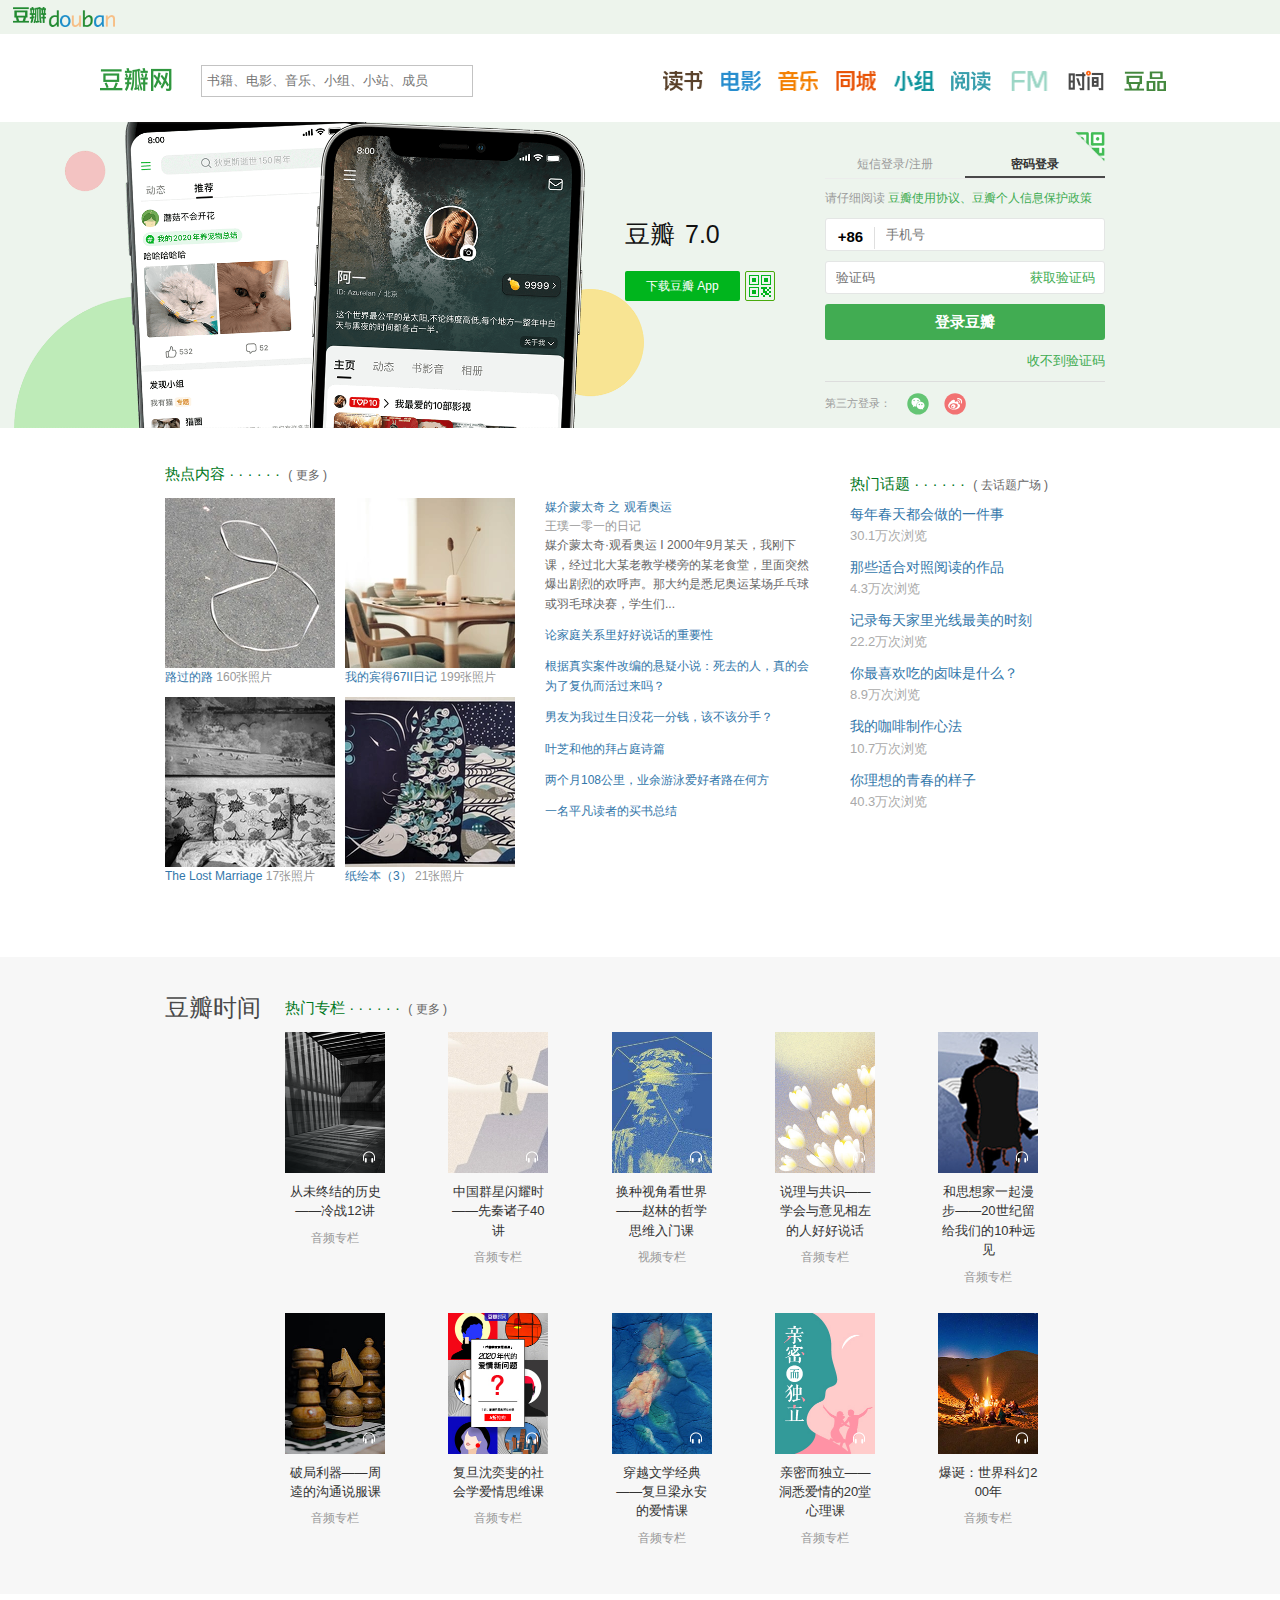
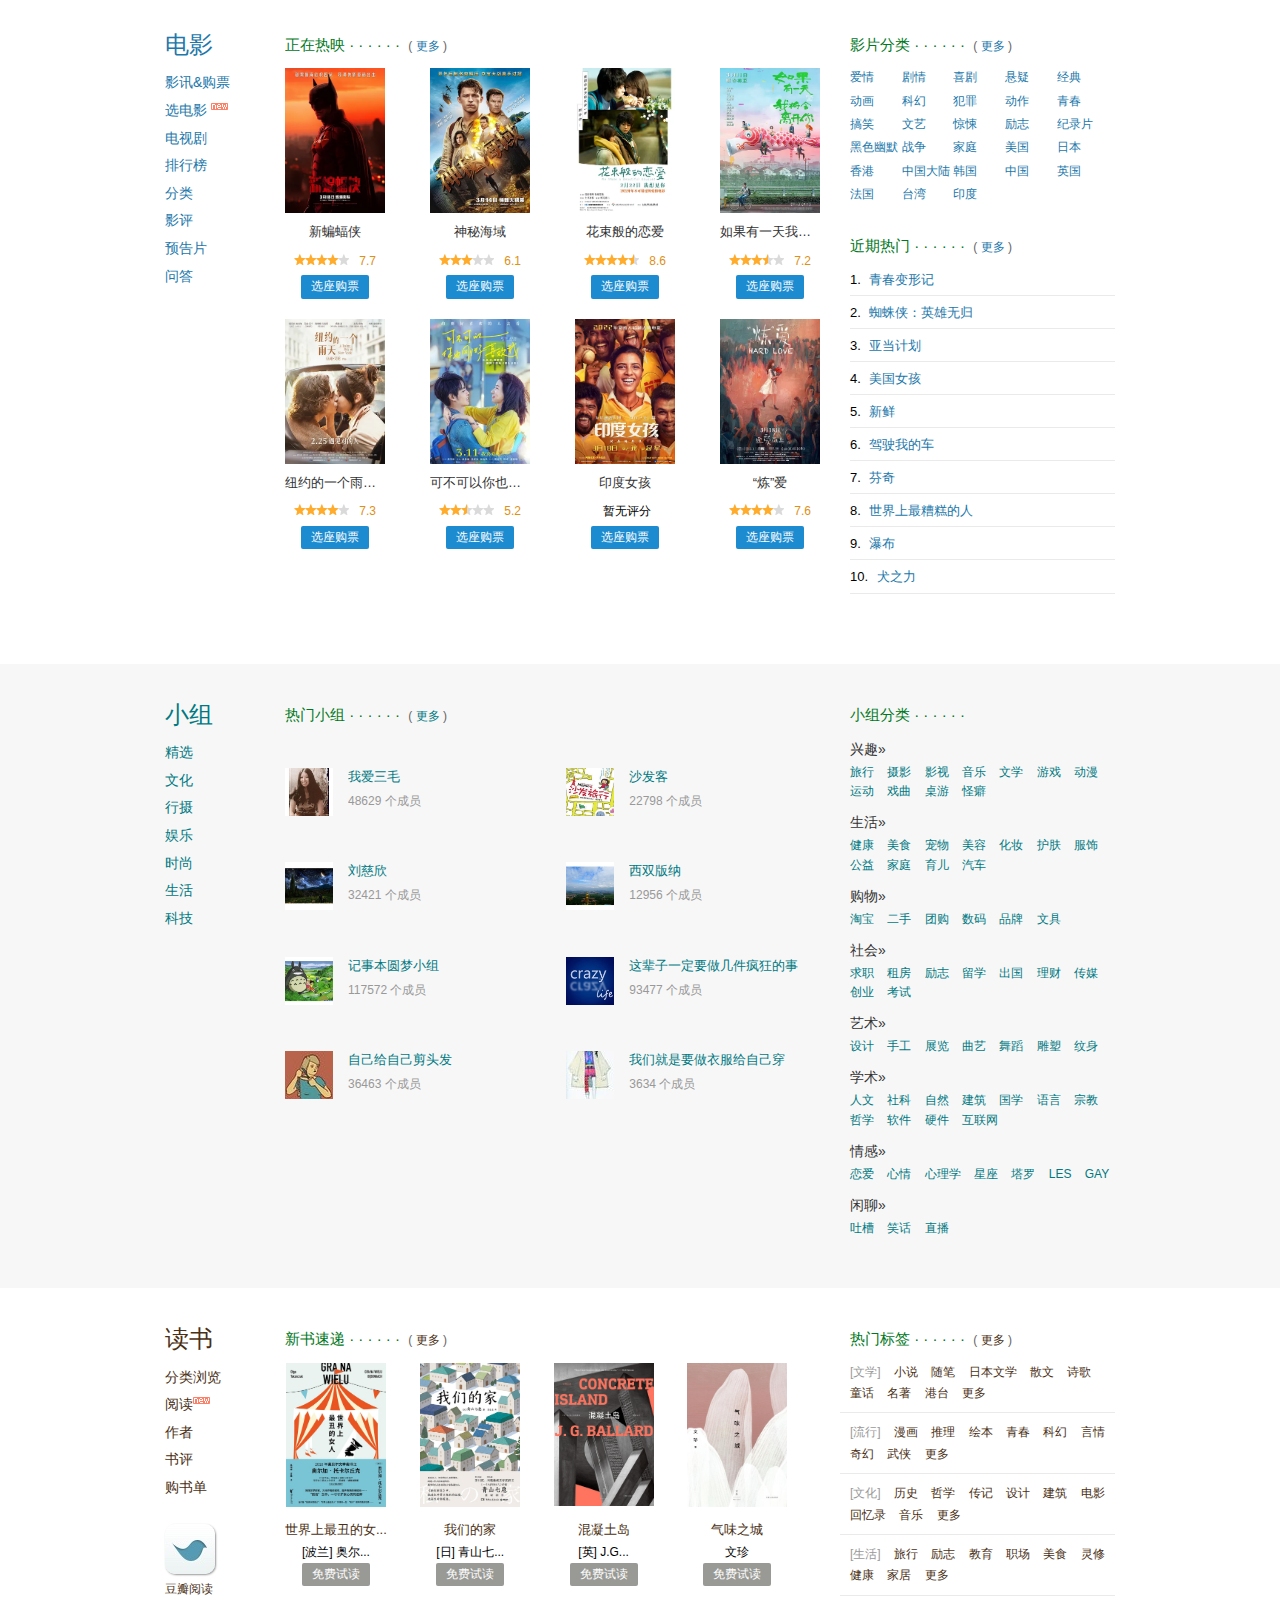
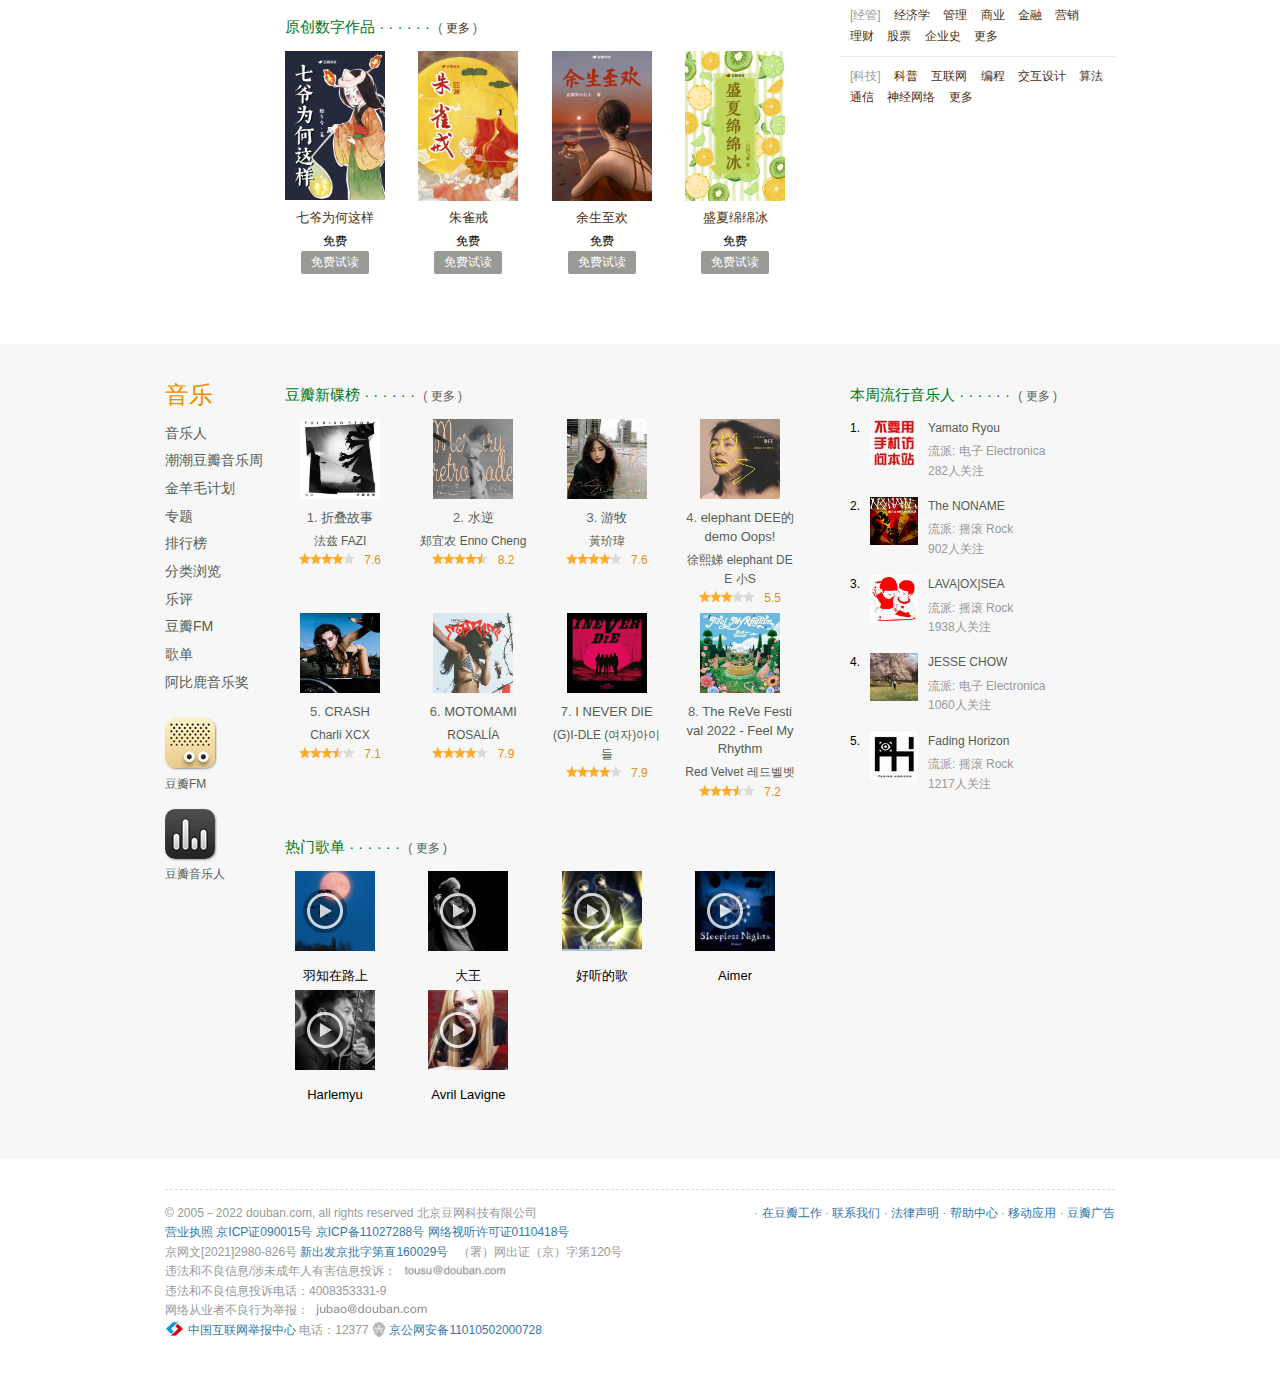
<file: index.html>
<!DOCTYPE html>
<html lang="en">
<head>
    <meta charset="UTF-8">
    <meta http-equiv="X-UA-Compatible" content="IE=edge">
    <meta name="viewport" content="width=device-width, initial-scale=1.0">
    <title>豆瓣</title>
    <link rel="shortcut icon" type="image/x-icon" href="./img/favicon.ico">
    <link rel="stylesheet" href="./css/reset.css">
    <link rel="stylesheet" href="./css/common.css">
    <link rel="stylesheet" href="./css/index.css">
</head>
<body>
    <!-- 页面头部 -->
    <header class="header">
        <div class="banner">
            <h1 class="douban-logo">
                <a href="https://www.douban.com">豆瓣</a>
            </h1>
        </div>
        <div class="container clearfix">
            <div class="logo">豆瓣网</div>
            <div class="search">
                <form>
                    <input type="text" class="txt" placeholder="书籍、电影、音乐、小组、小站、成员">
                    <button class="icon">
                        <i class="iconfont icon-sousuotianchong"></i>
                    </button>
                </form>
            </div>
            <nav class="menu float-right">
                <a href="" class="menu-book"></a>
                <a href="" class="menu-movie"></a>
                <a href="" class="menu-music"></a>
                <a href="" class="menu-event"></a>
                <a href="" class="menu-group"></a>
                <a href="" class="menu-read"></a>
                <a href="" class="menu-fm"></a>
                <a href="" class="menu-shijian"></a>
                <a href="" class="menu-market"></a>
            </nav>
        </div>
    </header>

    <!-- 横幅登录区 -->
    <div class="pg-banner">
        <div class="wrapper clearfix">
            <div class="login float-right">
                <iframe src="./loginframe.html" frameborder="0"></iframe>
            </div>

            <div class="app">
                <p class="title">豆瓣<span>7.0</span></p>
                <div class="container clearfix">
                    <a href="" class="app float-left">下载豆瓣 App</a>
                    <div class="app-qr float-right">
                        <a href="">
                            <img src="./img/app_qr.png" alt="">
                        </a>
                        <div class="expand">
                            <img src="./img/doubanapp_qrcode.png" alt="">
                            <p>iOS / Android 扫码直接下载</p>
                        </div>
                    </div>
                </div>
            </div>
        </div>
    </div>

    <!-- 热点区 -->
    <div class="hot-issue clearfix">
        <div class="side float-right">
            <h2>
                热门话题&nbsp;&middot;&nbsp;&middot;&nbsp;&middot;&nbsp;&middot;&nbsp;&middot;&nbsp;&middot;&nbsp;
                <span class="s">
                    (
                        <a class="s" href="">去话题广场</a>
                    )
                </span>
            </h2>
            <ul class="hot-topic">
                <li class="hot-topics">
                    <a href="" class="hot-topics-name link">每年春天都会做的一件事</a>
                    <span class="hot-topics-subtitle">30.1万次浏览</span>
                </li>
                <li class="hot-topics">
                    <a href="" class="hot-topics-name link">那些适合对照阅读的作品</a>
                    <span class="hot-topics-subtitle">4.3万次浏览</span>
                </li>
                <li class="hot-topics">
                    <a href="" class="hot-topics-name link">记录每天家里光线最美的时刻</a>
                    <span class="hot-topics-subtitle">22.2万次浏览</span>
                </li>
                <li class="hot-topics">
                    <a href="" class="hot-topics-name link">你最喜欢吃的卤味是什么？</a>
                    <span class="hot-topics-subtitle">8.9万次浏览</span>
                </li>
                <li class="hot-topics">
                    <a href="" class="hot-topics-name link">我的咖啡制作心法</a>
                    <span class="hot-topics-subtitle">10.7万次浏览</span>
                </li>
                <li class="hot-topics">
                    <a href="" class="hot-topics-name link">你理想的青春的样子</a>
                    <span class="hot-topics-subtitle">40.3万次浏览</span>
                </li>
            </ul>
        </div>

        <div class="main clearfix">
            <h2>
                热点内容&nbsp;&middot;&nbsp;&middot;&nbsp;&middot;&nbsp;&middot;&nbsp;&middot;&nbsp;&middot;&nbsp;
                <span class="s">
                    (
                        <a class="s" href="">更多</a>
                    )
                </span>
            </h2>
            <div class="album float-left">
                <ul>
                    <li>
                        <div class="pic">
                            <a href="">
                                <img src="./img/img1.webp" alt="">
                            </a>
                        </div>
                        <a href="" class="link">路过的路</a>
                        <span class="num">160张照片</span>
                    </li>
                    <li>
                        <div class="pic">
                            <a href="">
                                <img src="./img/img2.webp" alt="">
                            </a>
                        </div>
                        <a href="" class="link">我的宾得67II日记</a>
                        <span class="num">199张照片</span>
                    </li>
                    <li>
                        <div class="pic">
                            <a href="">
                                <img src="./img/img3.webp" alt="">
                            </a>
                        </div>
                        <a href="" class="link">The Lost Marriage</a>
                        <span class="num">17张照片</span>
                    </li>
                    <li>
                        <div class="pic">
                            <a href="">
                                <img src="./img/img4.webp" alt="">
                            </a>
                        </div>
                        <a href="" class="link">纸绘本（3）</a>
                        <span class="num">21张照片</span>
                    </li>
                    <li style="width: 100%;"></li>
                </ul>
            </div>
            <div class="note float-right">
                <ul>
                    <li class="first">
                        <div class="title">
                            <a href="" class="link">媒介蒙太奇 之 观看奥运</a>
                        </div>
                        <div class="author">王璞一零一的日记</div>
                        <p>媒介蒙太奇·观看奥运 I 2000年9月某天，我刚下课，经过北大某老教学楼旁的某老食堂，里面突然爆出剧烈的欢呼声。那大约是悉尼奥运某场乒乓球或羽毛球决赛，学生们...</p>
                    </li>
                    <li>
                        <a href="" class="link">论家庭关系里好好说话的重要性</a>
                    </li>
                    <li>
                        <a href="" class="link">根据真实案件改编的悬疑小说：死去的人，真的会为了复仇而活过来吗？</a>
                    </li>
                    <li>
                        <a href="" class="link">男友为我过生日没花一分钱，该不该分手？</a>
                    </li>
                    <li>
                        <a href="" class="link">叶芝和他的拜占庭诗篇</a>
                    </li>
                    <li>
                        <a href="" class="link">两个月108公里，业余游泳爱好者路在何方</a>
                    </li>
                    <li>
                        <a href="" class="link">一名平凡读者的买书总结</a>
                    </li>
                </ul>
            </div>
        </div>
    </div>

    <!-- 豆瓣时间 -->
    <div class="time section section-sec">
        <div class="wrapper clearfix">
            <div class="side float-left">
                <h2 class="section-title">
                    <a href="" class="link">豆瓣时间</a>
                </h2>
            </div>
            <div class="main">
                <h2>
                    热门专栏&nbsp;&middot;&nbsp;&middot;&nbsp;&middot;&nbsp;&middot;&nbsp;&middot;&nbsp;&middot;&nbsp;
                    <span class="s">
                        (
                            <a class="s" href="">更多</a>
                        )
                    </span>
                </h2>
                <ul class="time-list">
                    <li>
                        <a href="" class="cover link">
                            <img src="./img/time1.png" alt="">
                            <div class="audio"></div>
                        </a>
                        <a href="" class="title link">从未终结的历史——冷战12讲</a>
                        <span class="type">音频专栏</span>
                    </li>
                    <li>
                        <a href="" class="cover link">
                            <img src="./img/time2.jpeg" alt="">
                            <div class="audio"></div>
                        </a>
                        <a href="" class="title link">中国群星闪耀时——先秦诸子40讲</a>
                        <span class="type">音频专栏</span>
                    </li>
                    <li>
                        <a href="" class="cover link">
                            <img src="./img/time3.jpeg" alt="">
                            <div class="audio"></div>
                        </a>
                        <a href="" class="title link">换种视角看世界——赵林的哲学思维入门课</a>
                        <span class="type">视频专栏</span>
                    </li>
                    <li>
                        <a href="" class="cover link">
                            <img src="./img/time4.jpeg" alt="">
                            <div class="audio"></div>
                        </a>
                        <a href="" class="title link">说理与共识——学会与意见相左的人好好说话</a>
                        <span class="type">音频专栏</span>
                    </li>
                    <li>
                        <a href="" class="cover link">
                            <img src="./img/time5.jpeg" alt="">
                            <div class="audio"></div>
                        </a>
                        <a href="" class="title link">和思想家一起漫步——20世纪留给我们的10种远见</a>
                        <span class="type">音频专栏</span>
                    </li>
                    <li>
                        <a href="" class="cover link">
                            <img src="./img/time6.jpeg" alt="">
                            <div class="audio"></div>
                        </a>
                        <a href="" class="title link">破局利器——周逵的沟通说服课</a>
                        <span class="type">音频专栏</span>
                    </li>
                    <li>
                        <a href="" class="cover link">
                            <img src="./img/time7.jpeg" alt="">
                            <div class="audio"></div>
                        </a>
                        <a href="" class="title link">复旦沈奕斐的社会学爱情思维课</a>
                        <span class="type">音频专栏</span>
                    </li>
                    <li>
                        <a href="" class="cover link">
                            <img src="./img/time8.jpeg" alt="">
                            <div class="audio"></div>
                        </a>
                        <a href="" class="title link">穿越文学经典——复旦梁永安的爱情课</a>
                        <span class="type">音频专栏</span>
                    </li>
                    <li>
                        <a href="" class="cover link">
                            <img src="./img/time9.jpeg" alt="">
                            <div class="audio"></div>
                        </a>
                        <a href="" class="title link">亲密而独立——洞悉爱情的20堂心理课</a>
                        <span class="type">音频专栏</span>
                    </li>
                    <li>
                        <a href="" class="cover link">
                            <img src="./img/time10.jpeg" alt="">
                            <div class="audio"></div>
                        </a>
                        <a href="" class="title link">爆诞：世界科幻200年</a>
                        <span class="type">音频专栏</span>
                    </li>
                </ul>
            </div>
        </div>
    </div>

    <!-- 豆瓣电影 -->
    <div class="movie section">
        <div class="wrapper clearfix">
            <div class="side-left float-left">
                <h2 class="section-title">
                    <a href="" class="link">电影</a>
                </h2>
                <div class="side-nav">
                    <ul>
                        <li>
                            <a href="" class="link">影讯&购票</a>
                        </li>
                        <li class="side-bt">
                            <a href="" class="link">选电影</a>
                            <img src="./img/new_menu.gif" alt="">
                        </li>
                        <li>
                            <a href="" class="link">电视剧</a>
                        </li>
                        <li>
                            <a href="" class="link">排行榜</a>
                        </li>
                        <li>
                            <a href="" class="link">分类</a>
                        </li>
                        <li>
                            <a href="" class="link">影评</a>
                        </li>
                        <li>
                            <a href="" class="link">预告片</a>
                        </li>
                        <li>
                            <a href="" class="link">问答</a>
                        </li>
                    </ul>
                </div>
            </div>
            <div class="side-right float-right">
                <div class="mod">
                    <h2>
                        影片分类&nbsp;&middot;&nbsp;&middot;&nbsp;&middot;&nbsp;&middot;&nbsp;&middot;&nbsp;&middot;&nbsp;
                        <span class="s">
                            (
                                <a class="s" href="">更多</a>
                            )
                        </span>
                    </h2>
                    <div class="tag list">
                        <ul>
                            <li><a href="" class="link">爱情</a></li>
                            <li><a href="" class="link">剧情</a></li>
                            <li><a href="" class="link">喜剧</a></li>
                            <li><a href="" class="link">悬疑</a></li>
                            <li><a href="" class="link">经典</a></li>
                            <li><a href="" class="link">动画</a></li>
                            <li><a href="" class="link">科幻</a></li>
                            <li><a href="" class="link">犯罪</a></li>
                            <li><a href="" class="link">动作</a></li>
                            <li><a href="" class="link">青春</a></li>
                            <li><a href="" class="link">搞笑</a></li>
                            <li><a href="" class="link">文艺</a></li>
                            <li><a href="" class="link">惊悚</a></li>
                            <li><a href="" class="link">励志</a></li>
                            <li><a href="" class="link">纪录片</a></li>
                            <li><a href="" class="link">黑色幽默</a></li>
                            <li><a href="" class="link">战争</a></li>
                            <li><a href="" class="link">家庭</a></li>
                            <li><a href="" class="link">美国</a></li>
                            <li><a href="" class="link">日本</a></li>
                            <li><a href="" class="link">香港</a></li>
                            <li><a href="" class="link">中国大陆</a></li>
                            <li><a href="" class="link">韩国</a></li>
                            <li><a href="" class="link">中国</a></li>
                            <li><a href="" class="link">英国</a></li>
                            <li><a href="" class="link">法国</a></li>
                            <li><a href="" class="link">台湾</a></li>
                            <li><a href="" class="link">印度</a></li>
                        </ul>
                    </div>
                </div>
                <div class="mod">
                    <h2>
                        近期热门&nbsp;&middot;&nbsp;&middot;&nbsp;&middot;&nbsp;&middot;&nbsp;&middot;&nbsp;&middot;&nbsp;
                        <span class="s">
                            (
                                <a class="s" href="">更多</a>
                            )
                        </span>
                    </h2>
                    <div class="movie-list">
                        <ol>
                            <li><a href="" class="list">青春变形记</a></li>
                            <li><a href="" class="list">蜘蛛侠：英雄无归</a></li>
                            <li><a href="" class="list">亚当计划</a></li>
                            <li><a href="" class="list">美国女孩</a></li>
                            <li><a href="" class="list">新鲜</a></li>
                            <li><a href="" class="list">驾驶我的车</a></li>
                            <li><a href="" class="list">芬奇</a></li>
                            <li><a href="" class="list">世界上最糟糕的人</a></li>
                            <li><a href="" class="list">瀑布</a></li>
                            <li><a href="" class="list">犬之力</a></li>
                        </ol>
                    </div>
                </div>
            </div>
            <div class="main">
                <h2>
                    正在热映&nbsp;&middot;&nbsp;&middot;&nbsp;&middot;&nbsp;&middot;&nbsp;&middot;&nbsp;&middot;&nbsp;
                    <span class="s">
                        (
                            <a class="s" href="">更多</a>
                        )
                    </span>
                </h2>
                <div class="movie-list list">
                    <ul>
                        <li>
                            <div class="pic">
                                <a href="" class="link">
                                    <img src="./img/movie1.webp" alt="">
                                </a>
                            </div>
                            <div class="title">
                                <a href="" class="link">新蝙蝠侠</a>
                            </div>
                            <div class="rating">
                                <span class="allstar40"></span>
                                <i>7.7</i>
                            </div>
                            <a href="" class="btn-link">选座购票</a>
                        </li>
                        <li>
                            <div class="pic">
                                <a href="" class="link">
                                    <img src="./img/movie2.webp" alt="">
                                </a>
                            </div>
                            <div class="title">
                                <a href="" class="link">神秘海域</a>
                            </div>
                            <div class="rating">
                                <span class="allstar30"></span>
                                <i>6.1</i>
                            </div>
                            <a href="" class="btn-link">选座购票</a>
                        </li>
                        <li>
                            <div class="pic">
                                <a href="" class="link">
                                    <img src="./img/movie3.webp" alt="">
                                </a>
                            </div>
                            <div class="title">
                                <a href="" class="link">花束般的恋爱</a>
                            </div>
                            <div class="rating">
                                <span class="allstar45"></span>
                                <i>8.6</i>
                            </div>
                            <a href="" class="btn-link">选座购票</a>
                        </li>
                        <li>
                            <div class="pic">
                                <a href="" class="link">
                                    <img src="./img/movie4.webp" alt="">
                                </a>
                            </div>
                            <div class="title">
                                <a href="" class="link">如果有一天我将...</a>
                            </div>
                            <div class="rating">
                                <span class="allstar35"></span>
                                <i>7.2</i>
                            </div>
                            <a href="" class="btn-link">选座购票</a>
                        </li>
                        <li>
                            <div class="pic">
                                <a href="" class="link">
                                    <img src="./img/movie5.webp" alt="">
                                </a>
                            </div>
                            <div class="title">
                                <a href="" class="link">纽约的一个雨天...</a>
                            </div>
                            <div class="rating">
                                <span class="allstar40"></span>
                                <i>7.3</i>
                            </div>
                            <a href="" class="btn-link">选座购票</a>
                        </li>
                        <li>
                            <div class="pic">
                                <a href="" class="link">
                                    <img src="./img/movie6.webp" alt="">
                                </a>
                            </div>
                            <div class="title">
                                <a href="" class="link">可不可以你也刚...</a>
                            </div>
                            <div class="rating">
                                <span class="allstar25"></span>
                                <i>5.2</i>
                            </div>
                            <a href="" class="btn-link">选座购票</a>
                        </li>
                        <li>
                            <div class="pic">
                                <a href="" class="link">
                                    <img src="./img/movie7.webp" alt="">
                                </a>
                            </div>
                            <div class="title">
                                <a href="" class="link">印度女孩</a>
                            </div>
                            <div class="rating">
                                <span class="txt">暂无评分</span>
                            </div>
                            <a href="" class="btn-link">选座购票</a>
                        </li>
                        <li>
                            <div class="pic">
                                <a href="" class="link">
                                    <img src="./img/movie8.webp" alt="">
                                </a>
                            </div>
                            <div class="title">
                                <a href="" class="link">“炼”爱</a>
                            </div>
                            <div class="rating">
                                <span class="allstar40"></span>
                                <i>7.6</i>
                            </div>
                            <a href="" class="btn-link">选座购票</a>
                        </li>
                        <li style="width: 100%;"></li>
                    </ul>
                </div>
            </div>
        </div>
    </div>

    <!-- 豆瓣小组 -->
    <div class="group section section-sec">
        <div class="wrapper clearfix ">
            <div class="side-left float-left">
                <h2 class="section-title">
                    <a href="" class="link">小组</a>
                </h2>
                <div class="side-nav">
                    <ul>
                        <li><a href="" class="link">精选</a></li>
                        <li><a href="" class="link">文化</a></li>
                        <li><a href="" class="link">行摄</a></li>
                        <li><a href="" class="link">娱乐</a></li>
                        <li><a href="" class="link">时尚</a></li>
                        <li><a href="" class="link">生活</a></li>
                        <li><a href="" class="link">科技</a></li>
                    </ul>
                </div>
            </div>
            <div class="side-right float-right">
                <div class="mod">
                    <h2>
                        小组分类&nbsp;&middot;&nbsp;&middot;&nbsp;&middot;&nbsp;&middot;&nbsp;&middot;&nbsp;&middot;
                    </h2>
                    <div class="cate">
                        <ul>
                            <li class="cate-label"><a href="" class="link">兴趣»</a></li>
                            <li><a href="" class="link">旅行</a></li>
                            <li><a href="" class="link">摄影</a></li>
                            <li><a href="" class="link">影视</a></li>
                            <li><a href="" class="link">音乐</a></li>
                            <li><a href="" class="link">文学</a></li>
                            <li><a href="" class="link">游戏</a></li>
                            <li><a href="" class="link">动漫</a></li>
                            <li><a href="" class="link">运动</a></li>
                            <li><a href="" class="link">戏曲</a></li>
                            <li><a href="" class="link">桌游</a></li>
                            <li><a href="" class="link">怪癖</a></li>
                        </ul>
                    </div>
                    <div class="cate">
                        <ul>
                            <li class="cate-label"><a class="link" href="">生活»</a></li>
                            <li><a href="" class="link">健康</a></li>
                            <li><a href="" class="link">美食</a></li>
                            <li><a href="" class="link">宠物</a></li>
                            <li><a href="" class="link">美容</a></li>
                            <li><a href="" class="link">化妆</a></li>
                            <li><a href="" class="link">护肤</a></li>
                            <li><a href="" class="link">服饰</a></li>
                            <li><a href="" class="link">公益</a></li>
                            <li><a href="" class="link">家庭</a></li>
                            <li><a href="" class="link">育儿</a></li>
                            <li><a href="" class="link">汽车</a></li>
                        </ul>
                    </div>
                    <div class="cate">
                        <ul>
                            <li class="cate-label"><a href="" class="link">购物»</a></li>
                            <li><a href="" class="link">淘宝</a></li>
                            <li><a href="" class="link">二手</a></li>
                            <li><a href="" class="link">团购</a></li>
                            <li><a href="" class="link">数码</a></li>
                            <li><a href="" class="link">品牌</a></li>
                            <li><a href="" class="link">文具</a></li>
                        </ul>
                    </div>
                    <div class="cate">
                        <ul>
                            <li class="cate-label"><a href="" class="link">社会»</a></li>
                            <li><a href="" class="link">求职</a></li>
                            <li><a href="" class="link">租房</a></li>
                            <li><a href="" class="link">励志</a></li>
                            <li><a href="" class="link">留学</a></li>
                            <li><a href="" class="link">出国</a></li>
                            <li><a href="" class="link">理财</a></li>
                            <li><a href="" class="link">传媒</a></li>
                            <li><a href="" class="link">创业</a></li>
                            <li><a href="" class="link">考试</a></li>
                        </ul>
                    </div>
                    <div class="cate">
                        <ul>
                            <li class="cate-label"><a href="" class="link">艺术»</a></li>
                            <li><a href="" class="link">设计</a></li>
                            <li><a href="" class="link">手工</a></li>
                            <li><a href="" class="link">展览</a></li>
                            <li><a href="" class="link">曲艺</a></li>
                            <li><a href="" class="link">舞蹈</a></li>
                            <li><a href="" class="link">雕塑</a></li>
                            <li><a href="" class="link">纹身</a></li>
                        </ul>
                    </div>
                    <div class="cate">
                        <ul>
                            <li class="cate-label"><a href="" class="link">学术»</a></li>
                            <li><a href="" class="link">人文</a></li>
                            <li><a href="" class="link">社科</a></li>
                            <li><a href="" class="link">自然</a></li>
                            <li><a href="" class="link">建筑</a></li>
                            <li><a href="" class="link">国学</a></li>
                            <li><a href="" class="link">语言</a></li>
                            <li><a href="" class="link">宗教</a></li>
                            <li><a href="" class="link">哲学</a></li>
                            <li><a href="" class="link">软件</a></li>
                            <li><a href="" class="link">硬件</a></li>
                            <li><a href="" class="link">互联网</a></li>
                        </ul>
                    </div>
                    <div class="cate">
                        <ul>
                            <li class="cate-label"><a href="" class="link">情感»</a></li>
                            <li><a href="" class="link">恋爱</a></li>
                            <li><a href="" class="link">心情</a></li>
                            <li><a href="" class="link">心理学</a></li>
                            <li><a href="" class="link">星座</a></li>
                            <li><a href="" class="link">塔罗</a></li>
                            <li><a href="" class="link">LES</a></li>
                            <li><a href="" class="link">GAY</a></li>
                        </ul>
                    </div>
                    <div class="cate">
                        <ul>
                            <li class="cate-label"><a href="" class="link">闲聊»</a></li>
                            <li><a href="" class="link">吐槽</a></li>
                            <li><a href="" class="link">笑话</a></li>
                            <li><a href="" class="link">直播</a></li>
                        </ul>
                    </div>
                </div>
            </div>
            <div class="main">
                <h2>
                    热门小组&nbsp;&middot;&nbsp;&middot;&nbsp;&middot;&nbsp;&middot;&nbsp;&middot;&nbsp;&middot;&nbsp;
                    <span class="s">
                        (
                            <a class="s link" href="">更多</a>
                        )
                    </span>
                </h2>
                <div class="group-list list">
                    <ul>
                        <li>
                            <div class="pic float-left">
                                <a href="">
                                    <img src="./img/group1.webp" alt="">
                                </a>
                            </div>
                            <div class="info">
                                <div class="title">
                                    <a href="" class="link">我爱三毛</a>
                                </div>
                                48629 个成员
                            </div>
                        </li>
                        <li>
                            <div class="pic float-left">
                                <a href="">
                                    <img src="./img/group2.webp" alt="">
                                </a>
                            </div>
                            <div class="info">
                                <div class="title">
                                    <a href="" class="link">沙发客</a>
                                </div>
                                22798 个成员
                            </div>
                        </li>
                        <li>
                            <div class="pic float-left">
                                <a href="">
                                    <img src="./img/group3.webp" alt="">
                                </a>
                            </div>
                            <div class="info">
                                <div class="title">
                                    <a href="" class="link">刘慈欣</a>
                                </div>
                                32421 个成员
                            </div>
                        </li>
                        <li>
                            <div class="pic float-left">
                                <a href="">
                                    <img src="./img/group4.webp" alt="">
                                </a>
                            </div>
                            <div class="info">
                                <div class="title">
                                    <a href="" class="link">西双版纳</a>
                                </div>
                                12956 个成员
                            </div>
                        </li>
                        <li>
                            <div class="pic float-left">
                                <a href="">
                                    <img src="./img/group5.webp" alt="">
                                </a>
                            </div>
                            <div class="info">
                                <div class="title">
                                    <a href="" class="link">记事本圆梦小组</a>
                                </div>
                                117572 个成员
                            </div>
                        </li>
                        <li>
                            <div class="pic float-left">
                                <a href="">
                                    <img src="./img/group6.webp" alt="">
                                </a>
                            </div>
                            <div class="info">
                                <div class="title">
                                    <a href="" class="link">这辈子一定要做几件疯狂的事</a>
                                </div>
                                93477 个成员
                            </div>
                        </li>
                        <li>
                            <div class="pic float-left">
                                <a href="">
                                    <img src="./img/group7.jpeg" alt="">
                                </a>
                            </div>
                            <div class="info">
                                <div class="title">
                                    <a href="" class="link">自己给自己剪头发</a>
                                </div>
                                36463 个成员
                            </div>
                        </li>
                        <li>
                            <div class="pic float-left">
                                <a href="">
                                    <img src="./img/group8.jpeg" alt="">
                                </a>
                            </div>
                            <div class="info">
                                <div class="title">
                                    <a href="" class="link">我们就是要做衣服给自己穿</a>
                                </div>
                                3634 个成员
                            </div>
                        </li>
                    </ul>
                </div>
            </div>
        </div>
    </div>

    <!-- 豆瓣读书 -->
    <div class="book section">
        <div class="wrapper clearfix">
            <div class="side-left float-left">
                <div class="mod">
                    <h2 class="section-title">
                    <a href="" class="link">读书</a>
                    </h2>
                    <div class="side-nav">
                        <ul>
                            <li><a href="" class="link">分类浏览</a></li>
                            <li class="side-bt">
                                <a href="" class="link">阅读</a>
                                <img src="./img/new_menu.gif" alt="">
                            </li>
                            <li><a href="" class="link">作者</a></li>
                            <li><a href="" class="link">书评</a></li>
                            <li><a href="" class="link">购书单</a></li>
                        </ul>
                    </div>
                    <div class="app-list">
                        <ul>
                            <li>
                                <a href="" class="link-icon">
                                    <i class="app-icon"></i>
                                </a>
                                <a href="" class="link">豆瓣阅读</a>
                            </li>
                        </ul>
                    </div>
                </div>
            </div>
            <div class="side-right float-right">
                <div class="mod">
                    <h2>
                        热门标签&nbsp;&middot;&nbsp;&middot;&nbsp;&middot;&nbsp;&middot;&nbsp;&middot;&nbsp;&middot;&nbsp;
                        <span class="s">
                            (
                                <a class="s link" href="">更多</a>
                            )
                        </span>
                    </h2>
                    <div class="cate first">
                        <ul>
                            <li class="cate-label">[文学]</li>
                            <li><a href="" class="link">小说</a></li>
                            <li><a href="" class="link">随笔</a></li>
                            <li><a href="" class="link">日本文学</a></li>
                            <li><a href="" class="link">散文</a></li>
                            <li><a href="" class="link">诗歌</a></li>
                            <li><a href="" class="link">童话</a></li>
                            <li><a href="" class="link">名著</a></li>
                            <li><a href="" class="link">港台</a></li>
                            <li><a href="" class="link">更多</a></li>
                        </ul>
                    </div>
                    <div class="cate">
                        <ul>
                            <li class="cate-label">[流行]</li>
                            <li><a href="" class="link">漫画</a></li>
                            <li><a href="" class="link">推理</a></li>
                            <li><a href="" class="link">绘本</a></li>
                            <li><a href="" class="link">青春</a></li>
                            <li><a href="" class="link">科幻</a></li>
                            <li><a href="" class="link">言情</a></li>
                            <li><a href="" class="link">奇幻</a></li>
                            <li><a href="" class="link">武侠</a></li>
                            <li><a href="" class="link">更多</a></li>
                        </ul>
                    </div>
                    <div class="cate">
                        <ul>
                            <li class="cate-label">[文化]</li>
                            <li><a href="" class="link">历史</a></li>
                            <li><a href="" class="link">哲学</a></li>
                            <li><a href="" class="link">传记</a></li>
                            <li><a href="" class="link">设计</a></li>
                            <li><a href="" class="link">建筑</a></li>
                            <li><a href="" class="link">电影</a></li>
                            <li><a href="" class="link">回忆录</a></li>
                            <li><a href="" class="link">音乐</a></li>
                            <li><a href="" class="link">更多</a></li>
                        </ul>
                    </div>
                    <div class="cate">
                        <ul>
                            <li class="cate-label">[生活]</li>
                            <li><a href="" class="link">旅行</a></li>
                            <li><a href="" class="link">励志</a></li>
                            <li><a href="" class="link">教育</a></li>
                            <li><a href="" class="link">职场</a></li>
                            <li><a href="" class="link">美食</a></li>
                            <li><a href="" class="link">灵修</a></li>
                            <li><a href="" class="link">健康</a></li>
                            <li><a href="" class="link">家居</a></li>
                            <li><a href="" class="link">更多</a></li>
                        </ul>
                    </div>
                    <div class="cate">
                        <ul>
                            <li class="cate-label">[经管]</li>
                            <li><a href="" class="link">经济学</a></li>
                            <li><a href="" class="link">管理</a></li>
                            <li><a href="" class="link">商业</a></li>
                            <li><a href="" class="link">金融</a></li>
                            <li><a href="" class="link">营销</a></li>
                            <li><a href="" class="link">理财</a></li>
                            <li><a href="" class="link">股票</a></li>
                            <li><a href="" class="link">企业史</a></li>
                            <li><a href="" class="link">更多</a></li>
                        </ul>
                    </div>
                    <div class="cate">
                        <ul>
                            <li class="cate-label">[科技]</li>
                            <li><a href="" class="link">科普</a></li>
                            <li><a href="" class="link">互联网</a></li>
                            <li><a href="" class="link">编程</a></li>
                            <li><a href="" class="link">交互设计</a></li>
                            <li><a href="" class="link">算法</a></li>
                            <li><a href="" class="link">通信</a></li>
                            <li><a href="" class="link">神经网络</a></li>
                            <li><a href="" class="link">更多</a></li>
                        </ul>
                    </div>
                </div>
            </div>
            <div class="main">
                <div class="mod">
                    <h2>
                        新书速递&nbsp;&middot;&nbsp;&middot;&nbsp;&middot;&nbsp;&middot;&nbsp;&middot;&nbsp;&middot;&nbsp;
                        <span class="s">
                            (
                                <a class="s link" href="">更多</a>
                            )
                        </span>
                    </h2>
                    <div class="book-list list">
                        <ul>
                            <li>
                                <div class="pic">
                                    <a href="">
                                        <img src="./img/book1.jpeg" alt="">
                                    </a>
                                </div>
                                <div class="title">
                                    <a href="" class="link">世界上最丑的女...</a>
                                </div>
                                <div class="author">[波兰] 奥尔...</div>
                                <a href="" class="btn-link">免费试读</a>
                            </li>
                            <li>
                                <div class="pic">
                                    <a href="">
                                        <img src="./img/book2.jpeg" alt="">
                                    </a>
                                </div>
                                <div class="title">
                                    <a href="" class="link">我们的家</a>
                                </div>
                                <div class="author">[日] 青山七...</div>
                                <a href="" class="btn-link">免费试读</a>
                            </li>
                            <li>
                                <div class="pic">
                                    <a href="">
                                        <img src="./img/book3.jpeg" alt="">
                                    </a>
                                </div>
                                <div class="title">
                                    <a href="" class="link">混凝土岛</a>
                                </div>
                                <div class="author">[英] J.G...</div>
                                <a href="" class="btn-link">免费试读</a>
                            </li>
                            <li>
                                <div class="pic">
                                    <a href="">
                                        <img src="./img/book4.jpeg" alt="">
                                    </a>
                                </div>
                                <div class="title">
                                    <a href="" class="link">气味之城</a>
                                </div>
                                <div class="author">文珍</div>
                                <a href="" class="btn-link">免费试读</a>
                            </li>
                        </ul>
                    </div>
                </div>
                <div class="mod">
                    <h2>
                        原创数字作品&nbsp;&middot;&nbsp;&middot;&nbsp;&middot;&nbsp;&middot;&nbsp;&middot;&nbsp;&middot;&nbsp;
                        <span class="s">
                            (
                                <a class="s link" href="">更多</a>
                            )
                        </span>
                    </h2>
                    <div class="book-list list">
                        <ul>
                            <li>
                                <div class="pic">
                                    <a href="">
                                        <img src="./img/book5.jpeg" alt="">
                                    </a>
                                </div>
                                <div class="title">
                                    <a href="" class="link">七爷为何这样</a>
                                </div>
                                <div class="author">免费</div>
                                <a href="" class="btn-link">免费试读</a>
                            </li>
                            <li>
                                <div class="pic">
                                    <a href="">
                                        <img src="./img/book6.jpeg" alt="">
                                    </a>
                                </div>
                                <div class="title">
                                    <a href="" class="link">朱雀戒</a>
                                </div>
                                <div class="author">免费</div>
                                <a href="" class="btn-link">免费试读</a>
                            </li>
                            <li>
                                <div class="pic">
                                    <a href="">
                                        <img src="./img/book7.jpeg" alt="">
                                    </a>
                                </div>
                                <div class="title">
                                    <a href="" class="link">余生至欢</a>
                                </div>
                                <div class="author">免费</div>
                                <a href="" class="btn-link">免费试读</a>
                            </li>
                            <li>
                                <div class="pic">
                                    <a href="">
                                        <img src="./img/book8.jpeg" alt="">
                                    </a>
                                </div>
                                <div class="title">
                                    <a href="" class="link">盛夏绵绵冰</a>
                                </div>
                                <div class="author">免费</div>
                                <a href="" class="btn-link">免费试读</a>
                            </li>
                        </ul>
                    </div>
                </div>
            </div>
        </div>
    </div>

    <!-- 豆瓣音乐 -->
    <div class="music section section-sec">
        <div class="wrapper clearfix">
            <div class="side-left float-left">
                <h2 class="section-title">
                    <a href="" class="link">音乐</a>
                </h2>
                <div class="side-nav">
                    <ul>
                        <li><a href="" class="link">音乐人</a></li>
                        <li><a href="" class="link">潮潮豆瓣音乐周</a></li>
                        <li><a href="" class="link">金羊毛计划</a></li>
                        <li><a href="" class="link">专题</a></li>
                        <li><a href="" class="link">排行榜</a></li>
                        <li><a href="" class="link">分类浏览</a></li>
                        <li><a href="" class="link">乐评</a></li>
                        <li><a href="" class="link">豆瓣FM</a></li>
                        <li><a href="" class="link">歌单</a></li>
                        <li><a href="" class="link">阿比鹿音乐奖</a></li>
                    </ul>
                </div>
                <div class="app-list">
                    <ul>
                        <li>
                            <a href="" class="link-icon">
                                <i class="app-icon app-icon-fm"></i>
                            </a>
                            <a href="" class="link">豆瓣FM</a>
                        </li>
                        <li>
                            <a href="" class="link-icon">
                                <i class="app-icon app-icon-music"></i>
                            </a>
                            <a href="" class="link">豆瓣音乐人</a>
                        </li>
                    </ul>
                </div>
            </div>
            <div class="side-right float-right">
                <div class="mod">
                    <h2>
                        本周流行音乐人&nbsp;&middot;&nbsp;&middot;&nbsp;&middot;&nbsp;&middot;&nbsp;&middot;&nbsp;&middot;&nbsp;
                        <span class="s">
                            (
                                <a class="s link" href="">更多</a>
                            )
                        </span>
                    </h2>
                    <div class="artist-list">
                        <ul>
                            <li>
                                <span class="num float-left">
                                    1.
                                </span>
                                <div class="pic float-left">
                                    <a href=""><img src="./img/song1.jpeg" alt=""></a>
                                    <div class="bg-play">
                                        <div class="play"></div>
                                    </div>
                                </div>
                                <div class="content">
                                    <a href="" class="link">Yamato Ryou</a>
                                    <div class="desc">
                                        流派: 电子 Electronica<br>282人关注
                                    </div>
                                </div>
                            </li>
                            <li>
                                <span class="num float-left">
                                    2.
                                </span>
                                <div class="pic float-left">
                                    <a href=""><img src="./img/song2.jpeg" alt=""></a>
                                    <div class="bg-play">
                                        <div class="play"></div>
                                    </div>
                                </div>
                                <div class="content">
                                    <a href="" class="link">The NONAME</a>
                                    <div class="desc">
                                        流派: 摇滚 Rock<br>902人关注
                                    </div>
                                </div>
                            </li>
                            <li>
                                <span class="num float-left">
                                    3.
                                </span>
                                <div class="pic float-left">
                                    <a href=""><img src="./img/song3.jpeg" alt=""></a>
                                    <div class="bg-play">
                                        <div class="play"></div>
                                    </div>
                                </div>
                                <div class="content">
                                    <a href="" class="link">LAVA|OX|SEA</a>
                                    <div class="desc">
                                        流派: 摇滚 Rock<br>1938人关注
                                    </div>
                                </div>
                            </li>
                            <li>
                                <span class="num float-left">
                                    4.
                                </span>
                                <div class="pic float-left">
                                    <a href=""><img src="./img/song4.jpeg" alt=""></a>
                                    <div class="bg-play">
                                        <div class="play"></div>
                                    </div>
                                </div>
                                <div class="content">
                                    <a href="" class="link">JESSE CHOW</a>
                                    <div class="desc">
                                        流派: 电子 Electronica<br>1060人关注
                                    </div>
                                </div>
                            </li>
                            <li>
                                <span class="num float-left">
                                    5.
                                </span>
                                <div class="pic float-left">
                                    <a href=""><img src="./img/song5.jpeg" alt=""></a>
                                    <div class="bg-play">
                                        <div class="play"></div>
                                    </div>
                                </div>
                                <div class="content">
                                    <a href="" class="link">Fading Horizon</a>
                                    <div class="desc">
                                        流派: 摇滚 Rock<br>1217人关注
                                    </div>
                                </div>
                            </li>
                        </ul>
                    </div>
                </div>
            </div>
            <div class="main">
                <div class="mod">
                    <h2>
                        豆瓣新碟榜&nbsp;&middot;&nbsp;&middot;&nbsp;&middot;&nbsp;&middot;&nbsp;&middot;&nbsp;&middot;&nbsp;
                        <span class="s">
                            (
                                <a class="s link" href="">更多</a>
                            )
                        </span>
                    </h2>
                    <div class="song-list list">
                        <ul>
                            <li>
                                <div class="pic">
                                    <a href="" class="link">
                                        <img src="./img/music1.jpeg" alt="">
                                    </a>
                                </div>
                                <div class="title">
                                    1.
                                    <a href="" class="link">折叠故事</a>
                                </div>
                                <div class="artist">
                                    <a href="" class="link">法兹 FAZI</a>
                                </div>
                                <div class="rating">
                                    <span class="allstar40"></span>
                                    <i>7.6</i>
                                </div>
                            </li>
                            <li>
                                <div class="pic">
                                    <a href="" class="link">
                                        <img src="./img/music2.jpeg" alt="">
                                    </a>
                                </div>
                                <div class="title">
                                    2.
                                    <a href="" class="link">水逆</a>
                                </div>
                                <div class="artist">
                                    <a href="" class="link">郑宜农 Enno Cheng</a>
                                </div>
                                <div class="rating">
                                    <span class="allstar45"></span>
                                    <i>8.2</i>
                                </div>
                            </li>
                            <li>
                                <div class="pic">
                                    <a href="" class="link">
                                        <img src="./img/music3.jpeg" alt="">
                                    </a>
                                </div>
                                <div class="title">
                                    3.
                                    <a href="" class="link">游牧</a>
                                </div>
                                <div class="artist">
                                    <a href="" class="link">黃玠瑋</a>
                                </div>
                                <div class="rating">
                                    <span class="allstar40"></span>
                                    <i>7.6</i>
                                </div>
                            </li>
                            <li>
                                <div class="pic">
                                    <a href="" class="link">
                                        <img src="./img/music4.jpeg" alt="">
                                    </a>
                                </div>
                                <div class="title">
                                    4.
                                    <a href="" class="link">elephant DEE的demo Oops!</a>
                                </div>
                                <div class="artist">
                                    <a href="" class="link">徐熙娣 elephant DEE 小S</a>
                                </div>
                                <div class="rating">
                                    <span class="allstar30"></span>
                                    <i>5.5</i>
                                </div>
                            </li>
                            <li>
                                <div class="pic">
                                    <a href="" class="link">
                                        <img src="./img/music5.jpeg" alt="">
                                    </a>
                                </div>
                                <div class="title">
                                    5.
                                    <a href="" class="link">CRASH</a>
                                </div>
                                <div class="artist">
                                    <a href="" class="link">Charli XCX</a>
                                </div>
                                <div class="rating">
                                    <span class="allstar35"></span>
                                    <i>7.1</i>
                                </div>
                            </li>
                            <li>
                                <div class="pic">
                                    <a href="" class="link">
                                        <img src="./img/music6.jpeg" alt="">
                                    </a>
                                </div>
                                <div class="title">
                                    6.
                                    <a href="" class="link">MOTOMAMI</a>
                                </div>
                                <div class="artist">
                                    <a href="" class="link">ROSALÍA</a>
                                </div>
                                <div class="rating">
                                    <span class="allstar40"></span>
                                    <i>7.9</i>
                                </div>
                            </li>
                            <li>
                                <div class="pic">
                                    <a href="" class="link">
                                        <img src="./img/music7.jpeg" alt="">
                                    </a>
                                </div>
                                <div class="title">
                                    7.
                                    <a href="" class="link">I NEVER DIE</a>
                                </div>
                                <div class="artist">
                                    <a href="" class="link">(G)I-DLE (여자)아이들</a>
                                </div>
                                <div class="rating">
                                    <span class="allstar40"></span>
                                    <i>7.9</i>
                                </div>
                            </li>
                            <li>
                                <div class="pic">
                                    <a href="" class="link">
                                        <img src="./img/music8.jpeg" alt="">
                                    </a>
                                </div>
                                <div class="title">
                                    8.
                                    <a href="" class="link">The ReVe Festival 2022 - Feel My Rhythm</a>
                                </div>
                                <div class="artist">
                                    <a href="" class="link">Red Velvet 레드벨벳</a>
                                </div>
                                <div class="rating">
                                    <span class="allstar35"></span>
                                    <i>7.2</i>
                                </div>
                            </li>
                        </ul>
                    </div>
                </div>
                <div class="mod">
                    <h2>
                        热门歌单&nbsp;&middot;&nbsp;&middot;&nbsp;&middot;&nbsp;&middot;&nbsp;&middot;&nbsp;&middot;&nbsp;
                        <span class="s">
                            (
                                <a class="s link" href="">更多</a>
                            )
                        </span>
                    </h2>
                    <div class="programme-list list">
                        <ul>
                            <li>
                                <div class="pic">
                                    <img src="./img/p1.jpeg" alt="">
                                    <a href=""><i></i></a>
                                </div>
                                <div class="title">羽知在路上</div>
                            </li>
                            <li>
                                <div class="pic">
                                    <img src="./img/p2.jpeg" alt="">
                                    <a href=""><i></i></a>
                                </div>
                                <div class="title">大王</div>
                            </li>
                            <li>
                                <div class="pic">
                                    <img src="./img/p3.jpeg" alt="">
                                    <a href=""><i></i></a>
                                </div>
                                <div class="title">好听的歌</div>
                            </li>
                            <li>
                                <div class="pic">
                                    <img src="./img/p4.jpeg" alt="">
                                    <a href=""><i></i></a>
                                </div>
                                <div class="title">Aimer</div>
                            </li>
                            <li>
                                <div class="pic">
                                    <img src="./img/p5.jpeg" alt="">
                                    <a href=""><i></i></a>
                                </div>
                                <div class="title">Harlemyu</div>
                            </li>
                            <li>
                                <div class="pic">
                                    <img src="./img/p6.jpeg" alt="">
                                    <a href=""><i></i></a>
                                </div>
                                <div class="title">Avril Lavigne</div>
                            </li>
                        </ul>
                    </div>
                </div>
            </div>
        </div>
    </div>

    <!-- 页尾 -->
    <div class="wrapper">
        <div class="foot clearfix">
            <span class="float-left">
                © 2005－2022 douban.com, all rights reserved 北京豆网科技有限公司
                <br>
                <a href="" class="link">营业执照</a>
                <a href="" class="link">京ICP证090015号</a>
                <a href="" class="link">京ICP备11027288号</a>
                <a href="" class="link">网络视听许可证0110418号</a>
                <br>
                京网文[2021]2980-826号
                <a href="" class="link">新出发京批字第直160029号</a>
                &nbsp;&nbsp;（署）网出证（京）字第120号 
                <br>
                违法和不良信息/涉未成年人有害信息投诉：
                <img src="./img/tousu.jpeg" alt="">
                <br>
                违法和不良信息投诉电话：4008353331-9&nbsp;
                <br>
                网络从业者不良行为举报：
                <img src="./img/jubao.jpeg" alt="">
                <br>
                <img src="./img/jubao1.png" alt="">
                <a href="" class="link">中国互联网举报中心</a>
                电话：12377
                <img src="./img/biaoshi.gif" alt="">
                <a href="" class="link">京公网安备11010502000728</a>
            </span>
            <span class="float-right">
                <a href="" class="link"关于豆瓣 ></a>
                ·
                <a href="" class="link">在豆瓣工作</a>
                ·
                <a href="" class="link">联系我们</a>
                ·
                <a href="" class="link">法律声明</a>
                ·
                <a href="" class="link">帮助中心</a>
                ·
                <a href="" class="link">移动应用</a>
                ·
                <a href="" class="link">豆瓣广告</a>
            </span>
        </div>
    </div>
</body>
</html>
</file>
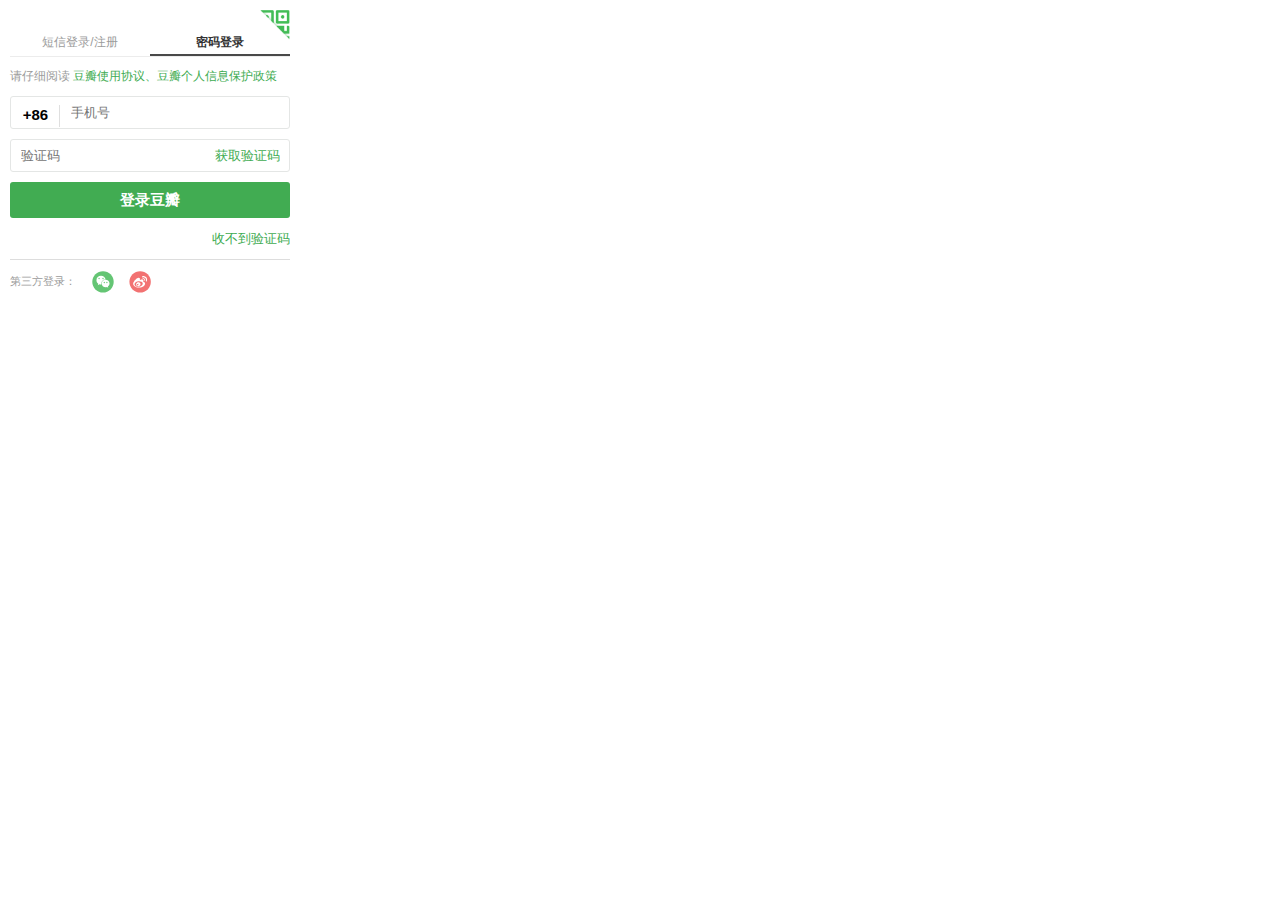
<file: loginframe.html>
<!DOCTYPE html>
<html lang="en">
<head>
    <meta charset="UTF-8">
    <meta http-equiv="X-UA-Compatible" content="IE=edge">
    <meta name="viewport" content="width=device-width, initial-scale=1.0">
    <title>登陆豆瓣</title>
    <link rel="shortcut icon" type="image/x-icon" href="./img/favicon.ico">
    <link rel="stylesheet" href="./css/reset.css">
    <link rel="stylesheet" href="./css/loginframe.css">
</head>
<body>
    <div class="container">
        <!-- 短信登录/注册，密码登录 -->
        <div class="login">
            <!-- 切换菜单 -->
            <div class="switch-menu clearfix">
                <span class="float-left">
                    短信登录/注册
                </span>
                <span class="float-left selected">
                    密码登录
                </span>
            </div>

            <form class="form">
                <!-- 短信登录/注册表单 -->
                <div class="">
                    <div class="form-tip">
                        请仔细阅读
                        <a target="_blank" href="">豆瓣使用协议、豆瓣个人信息保护政策</a>
                    </div>

                    <div class="form-raw">
                        <input type="text" class="phone" placeholder="手机号">
                        <div class="area-code">
                            <div class="selected">+86</div>
                            <div class="choose-area hidden">
                                <div class="box">
                                    <div class="title">选择国际区号</div>
                                    <ul>
                                        <li class="clearfix active"><span class="float-left">中国大陆</span> <span class="float-left iconfont icon-duigou"></span>
                                             <span class="float-right">+86</span></li>
                                        <li class="clearfix"><span class="float-left">国家名2</span><span class="float-right">+2</span></li>
                                        <li class="clearfix"><span class="float-left">国家名3</span><span class="float-right">+3</span></li>
                                        <li class="clearfix"><span class="float-left">国家名4</span><span class="float-right">+4</span></li>
                                        <li class="clearfix"><span class="float-left">国家名5</span><span class="float-right">+5</span></li>
                                        <li class="clearfix"><span class="float-left">国家名6</span><span class="float-right">+6</span></li>
                                        <li class="clearfix"><span class="float-left">国家名7</span><span class="float-right">+7</span></li>
                                        <li class="clearfix"><span class="float-left">国家名8</span><span class="float-right">+8</span></li>
                                        <li class="clearfix"><span class="float-left">国家名9</span><span class="float-right">+9</span></li>
                                        <li class="clearfix"><span class="float-left">国家名10</span><span class="float-right">+10</span></li>
                                        <li class="clearfix"><span class="float-left">国家名11</span><span class="float-right">+11</span></li>
                                        <li class="clearfix"><span class="float-left">国家名12</span><span class="float-right">+12</span></li>
                                        <li class="clearfix"><span class="float-left">国家名13</span><span class="float-right">+13</span></li>
                                        <li class="clearfix"><span class="float-left">国家名14</span><span class="float-right">+14</span></li>
                                        <li class="clearfix"><span class="float-left">国家名15</span><span class="float-right">+15</span></li>
                                        <li class="clearfix"><span class="float-left">国家名16</span><span class="float-right">+16</span></li>
                                        <li class="clearfix"><span class="float-left">国家名17</span><span class="float-right">+17</span></li>
                                        <li class="clearfix"><span class="float-left">国家名18</span><span class="float-right">+18</span></li>
                                        <li class="clearfix"><span class="float-left">国家名19</span><span class="float-right">+19</span></li>
                                        <li class="clearfix"><span class="float-left">国家名20</span><span class="float-right">+20</span></li>
                                        <li class="clearfix"><span class="float-left">国家名21</span><span class="float-right">+21</span></li>
                                        <li class="clearfix"><span class="float-left">国家名22</span><span class="float-right">+22</span></li>
                                        <li class="clearfix"><span class="float-left">国家名23</span><span class="float-right">+23</span></li>
                                        <li class="clearfix"><span class="float-left">国家名24</span><span class="float-right">+24</span></li>
                                        <li class="clearfix"><span class="float-left">国家名25</span><span class="float-right">+25</span></li>
                                        <li class="clearfix"><span class="float-left">国家名26</span><span class="float-right">+26</span></li>
                                        <li class="clearfix"><span class="float-left">国家名27</span><span class="float-right">+27</span></li>
                                        <li class="clearfix"><span class="float-left">国家名28</span><span class="float-right">+28</span></li>
                                        <li class="clearfix"><span class="float-left">国家名29</span><span class="float-right">+29</span></li>
                                        <li class="clearfix"><span class="float-left">国家名30</span><span class="float-right">+30</span></li>
                                        <li class="clearfix"><span class="float-left">国家名31</span><span class="float-right">+31</span></li>
                                        <li class="clearfix"><span class="float-left">国家名32</span><span class="float-right">+32</span></li>
                                        <li class="clearfix"><span class="float-left">国家名33</span><span class="float-right">+33</span></li>
                                        <li class="clearfix"><span class="float-left">国家名34</span><span class="float-right">+34</span></li>
                                        <li class="clearfix"><span class="float-left">国家名35</span><span class="float-right">+35</span></li>
                                        <li class="clearfix"><span class="float-left">国家名36</span><span class="float-right">+36</span></li>
                                        <li class="clearfix"><span class="float-left">国家名37</span><span class="float-right">+37</span></li>
                                        <li class="clearfix"><span class="float-left">国家名38</span><span class="float-right">+38</span></li>
                                        <li class="clearfix"><span class="float-left">国家名39</span><span class="float-right">+39</span></li>
                                        <li class="clearfix"><span class="float-left">国家名40</span><span class="float-right">+40</span></li>
                                        <li class="clearfix"><span class="float-left">国家名41</span><span class="float-right">+41</span></li>
                                        <li class="clearfix"><span class="float-left">国家名42</span><span class="float-right">+42</span></li>
                                        <li class="clearfix"><span class="float-left">国家名43</span><span class="float-right">+43</span></li>
                                        <li class="clearfix"><span class="float-left">国家名44</span><span class="float-right">+44</span></li>
                                        <li class="clearfix"><span class="float-left">国家名45</span><span class="float-right">+45</span></li>
                                        <li class="clearfix"><span class="float-left">国家名46</span><span class="float-right">+46</span></li>
                                        <li class="clearfix"><span class="float-left">国家名47</span><span class="float-right">+47</span></li>
                                        <li class="clearfix"><span class="float-left">国家名48</span><span class="float-right">+48</span></li>
                                        <li class="clearfix"><span class="float-left">国家名49</span><span class="float-right">+49</span></li>
                                        <li class="clearfix"><span class="float-left">国家名50</span><span class="float-right">+50</span></li>
                                    </ul>
                                </div>
                            </div>
                        </div>
                    </div>
                    <div class="form-raw">
                        <input type="text" class="ver-code" placeholder="验证码">
                        <a href="" class="code">获取验证码</a>
                    </div>

                    <div class="form-item">
                        <button disabled class="btn">登录豆瓣</button>
                    </div>

                    <div class="form-item clearfix">
                        <p class="float-right">
                            <a href="" class="txt">收不到验证码</a>
                        </p>
                    </div>
                </div>
                <!-- 密码登录 -->
                <div class="hidden">  
                    <div class="form-tip clearfix psword">
                        <a class="float-right" href="">找回密码</a>
                    </div>

                    <div class="form-raw">
                        <input type="text" class="account" placeholder="手机号/邮箱">
                    </div>
                    <div class="form-raw">
                        <input type="password" class="psword" placeholder="密码">
                        <a class="psword hidden" href="">找回密码</a>
                    </div>

                    <div class="form-item">
                        <button disabled class="btn">登录豆瓣</button>
                    </div>

                    <div class="form-item clearfix">
                        <p class="float-right">
                            <a href="" class="txt">海外手机登录</a>
                        </p>
                    </div>
                </div>
            </form>

            <div class="trd">
                <div class="title">第三方登录：</div>
                <div class="trd-icon">
                    <a href="" class="wechat" title="用微信登录"></a>
                    <a href="" class="weibo" title="用微博登录"></a>
                </div>
            </div>

            <div class="icon-switch">
                <a href="" class="switch"></a>
            </div>
        </div>
        <!-- 扫码登录 -->
        <div class="qr-login hidden">
            <div class="title">二维码登录</div>
            <div class="qr-code">
                <img src="./img/qr_code.png" alt="">
            </div>
            <div class="qr-txt">
                请打开豆瓣App扫一扫 或 <a href="" class="qr">短信登录验证</a>
            </div>
            <div class="switch"><a href=""></a></div>
        </div>
    </div>
</body>
</html>
</file>
<file: css/common.css>
@import "https://at.alicdn.com/t/font_3228627_f1xpt08motf.css";

/* 多页面共享的css代码 */

body{
    font: normal 13px/1.618 Helvetica,Arial,sans-serif;
}

.float-left{
    float: left;
}

.float-right{
    float: right;
}

.clearfix::after{
    content: "";
    clear: both;
    display: block;
}

.hidden{
    display: none;
}

.btn{
    color: #fff;
}

.tip{
    font-size: 13px;
    color: #41ac52;
}

.btn:disabled{
    cursor: auto;
}

h2{
    font: 15px Arial, Helvetica, sans-serif;
    color: #072;
    margin: 0 0 12px 0;
    line-height: 150%;
}

h2 span.s{
    font: 12px Arial, Helvetica, sans-serif;
    color: #666666;
    line-height: 150%;
}

h2.section-title a{
    color: #494949;
    font-size: 24px;
}

h2 a:hover{
    background-color: #37a;
    color: #fff;
}

a.link{
    color: #37a;
}

a.link:hover{
    background-color: #37a;
    color: #fff;
}

a.btn-link{
    display: inline-block;
    vertical-align: middle;
    padding: 2px 10px;
    border-radius: 2px;
}
</file>
<file: css/index.css>
/* 统一样式 */
.body{
    font: 12px Helvetica,Arial,sans-serif;
    line-height: 1.62;
}

h1{
    line-height: 1.1;
}

button{
    cursor: pointer;
}

ul{
    word-break: break-all;
}
/* 统一样式结束 */
/* 公共样式开始 */
.float-left{
    float: left;
}

.float-right{
    float: right;
}

.clearfix::after{
    content: "";
    clear: both;
    display: block;
}

.section{
    margin-bottom: 30px;
    min-height: 200px;
    padding: 10px 0;
}

.section-sec{
    background-color: #f7f7f7;
    padding: 40px 0 20px;
}

.wrapper{
    width: 950px;
    margin: 0 auto;
}

.side-left{
    width: 100px;
    margin-right: 20px;
}

.side-right{
    width: 265px;
    margin-left: 30px;
}

.side-nav{
    margin-bottom: 40px;
}

.side-nav li{
    margin-top: 5px;
    font-size: 14px;
    position: relative;
}

.mod{
    margin-bottom: 30px;
}

.cate{
    margin-bottom: 10px;
    margin-left: -10px;
}

.cate .cate-label{
    width: 100%;
    margin-bottom: 2px;
    font-size: 14px;
    color: #333;
}

.cate li{
    display: inline-block;
    margin-left: 10px;
}

.list li{
    display: inline-block;
    vertical-align: top;
    font-size: 12px;
}

.list .pic{
    margin-bottom: 10px;
}

.list .title{
    line-height: 1.45;
    font-size: 13px;
    margin-bottom: 4px;
    word-wrap: break-word;
}

.rating{
    margin-bottom: 4px;
}

.rating i{
    margin-left: 4px;
    color: #e09015;
}

.rating .txt{
    margin-left: 4px;
}

.allstar25, .allstar30, .allstar35, .allstar40, .allstar45{
    display: inline-block;
    background: url(../img/ic_rating_s@2x.png) no-repeat left top/55px 121px;
    width: 55px;
    height: 11px;
    margin: 0 3px 0 0;
    overflow: hidden;
}

.allstar25{
    background-position: 0 -55px;
}

.allstar30{
    background-position: 0 -44px;
}

.allstar35{
    background-position: 0 -33px;
}

.allstar40{
    background-position: 0 -22px;
}

.allstar45{
    background-position: 0 -11px;
}

.app-list li{
    margin-top: 15px;
}

a.link-icon{
    display: block;
}

.app-icon{
    display: inline-block;
    width: 50px;
    height: 50px;
    background: url(../img/app_icons_50_10.jpeg) no-repeat;
    border-radius: 10px;
    box-shadow: 1px 1px 2px #999;
}

.app-icon-fm{
    background-position: -250px 0;
}

.app-icon-music{
    background-position: -50px;
}
/* 公共样式结束 */
/* 页面头部开始 */
.header .banner{
    background-color: #EDF4EC;
    margin-bottom: 30px;
}

.header .banner .douban-logo{
    background: url(.././img/logo_db.png) no-repeat 0 0;
    background-image: image-set(url(.././img/logo_db.png) 1px, url(../img/logo_db@2x.png) 2px);
    height: 20px;
    width: 102px;
    margin: 7px 13px;
    vertical-align: middle;
    background-size: contain;
    display: inline-block;
    overflow: hidden;
}

.header .banner .douban-logo a{
    height: 0;
    padding-top: 60px;
    display: block;
}

.header .container{
    width: 1080px;
    margin: 0 auto 25px;
}

.header .container .logo{
    background: url(.././img/sitename.png) no-repeat;
    background-size: contain;
    height: 24px;
    width: 73px;
    line-height: 24px;
    margin: 4px 24px 0 0;
    display: inline-block;
    text-indent: -999px;
}

.header .container .search{
    display: inline-block;
    position: relative;
    width: 270px;
    height: 30px;
    border: 1px solid #c3c3c3;
    vertical-align: middle;
}

.header .container .search .txt{
    position: absolute;
    top: 0;
    left: 0;
    width: 240px;
    height: 20px;
    padding: 5px;
    margin-right: 3px;
    font-size: 13px;
}

.header .container .search .txt::placeholder{
    color: -internal-light-dark(black, white);
}

.header .container .search .icon{
    position: absolute;
    top: 0;
    right: 0;
    width: 30px;
    height: 30px;
    margin-right: 3px;
    color: #c3c3c3;
}

.header .container .menu{
    margin-top: 6px;
}

.header .container .menu a{
    background: url(../img/anony_nav_logo@2x.png) no-repeat left top/463px 20px;
    width: 40px;
    height: 20px;
    display: inline-block;
    margin-right: 14px;
}

.header .container .menu a:last-child{
    width: 42px;
}

.header .container .menu .menu-book{
    background-position: 0 0;
}

.header .container .menu .menu-movie{
    background-position: -60px 0;
}

.header .container .menu .menu-music{
    background-position: -120px 0;
}

.header .container .menu .menu-event{
    background-position: -300px 0;
}

.header .container .menu .menu-group{
    background-position: -180px 0;
}

.header .container .menu .menu-read{
    background: url(../img/ic_read_home_nav@2x.png) no-repeat left top/40px 20px;
}

.header .container .menu .menu-fm{
    background-position: -240px 0;
}

.header .container .menu .menu-shijian{
    background: url(../img/ic_shijian_home_nav@2x.png) no-repeat left top/40px 21px;
    height: 21px;
}

.header .container .menu .menu-market{
    background-position: -421px 0;
}
/* 页面头部结束 */

/* 横幅区域开始 */
.pg-banner{
    background: url(../img/bg1.jpeg) no-repeat;
    background-size: contain;
    background-position: calc(50% - 305px) top;
    background-color: #edf4ed;
    margin-bottom: 25px;
}

.pg-banner .wrapper{
    width: 950px;
    margin: 0 auto;
    position: relative;
}

.pg-banner .wrapper .login iframe{
    width: 300px;
    height: 300px;
}

.pg-banner .wrapper div.app{
    width: 150.031px;
    position: absolute;
    height: 120px;
    top: 0;
    bottom: 0;
    margin: auto 0 auto 460px;
}

.pg-banner .wrapper .app .title{
    font-size: 25px;
    margin: 7px 0;
    color: #111;
    line-height: 24px;
    -webkit-font-smoothing: antialiased;
}

.pg-banner .wrapper .app .title span{
    margin-left: 10px;
    font-weight: 100;
}

.pg-banner .wrapper .app .container{
    width: 150.031px;
    padding-top: 18px;
}

.pg-banner .wrapper .app .container a.app{
    display: inline-block;
    background: #00B51D;
    color: #fff;
    border-radius: 2px;
    padding: 9px 21px;
    margin-right: 2px;
    font-size: 12px;
    line-height: 1;
}

.pg-banner .wrapper .app .container .app-qr{
    position: relative;
}

.pg-banner .wrapper .app .container .app-qr a{
    display: inline-block;
    border: 1px solid #48aa0d;
    border-radius: 2px;
}

.pg-banner .wrapper .app .container .app-qr a img{
    vertical-align: middle;
    width: 28px;
    height: 28px;
}

.pg-banner .wrapper .app .container .app-qr .expand{
    display: none;
    position: absolute;
    left: 0;
    top: 0;
    padding: 20px 20px 5px;
    text-align: center;
    color: #666;
    background-color: #fff;
    line-height: 13px;
    border-radius: 2px;
}

.pg-banner .wrapper .app .container .app-qr .expand img{
    width: 160px;
    height: 160px;
}

.pg-banner .wrapper .app .container .app-qr .expand p{
    margin: 13px 0;
}

.pg-banner .wrapper .app .container .app-qr a:hover + .expand{
    display: block;
}
/* 横幅区域结束 */
/* 热点区开始 */
.hot-issue{
    width: 950px;
    margin: 0 auto;
    padding: 10px 0;
    margin-bottom: 30px;
}

.hot-issue .side{
    width: 265px;
    margin-left: 30px;
    margin-top: 10px;
}

.hot-issue .side h2 span.s{
    font: 12px Arial, Helvetica, sans-serif;
    color: #666666;
    line-height: 150%;
}

.hot-issue .side h2 span.s a:hover{
    color: #fff;
    background-color: #37a;
}

.hot-issue .side ul.hot-topic{
    margin-top: -4px;
}

.hot-issue .side ul.hot-topic li.hot-topics{
    margin-bottom: 15px;
}

.hot-issue .side ul.hot-topic li.hot-topics .hot-topics-name{
    margin-bottom: 6px;
    font-size: 14px;
    line-height: 1.3;
    display: inline-block;
}

.hot-issue .side ul.hot-topic li.hot-topics span.hot-topics-subtitle{
    display: block;
    margin-bottom: 15px;
    line-height: 1;
    color: #aaaaaa;
    overflow: hidden;
    text-overflow: ellipsis;
}

.hot-issue .main{
    /* 创建bfc */
    overflow: hidden;
}

.hot-issue .main h2 span{
    font: 12px Arial, Helvetica, sans-serif;
    color: #666666;
    line-height: 150%;
}

.hot-issue .main .album{
    width: 350px;
    margin-right: 30px;

}

.hot-issue .main .album ul{
    text-align: justify;
}

.hot-issue .main .album ul li{
    display: inline-block;
    width: 170px;
    vertical-align: top;
    font-size: 12px;
    margin-bottom: 10px;
}

.hot-issue .main .album ul li .pic{
    display: inline-block;
    width: 170px;
    max-height: 170px;
    vertical-align: middle;
}

.hot-issue .main .album ul li .num{
    color: #999;
}

.hot-issue .main .note{
    width: 275px;
    font-size: 12px;
    color: #666;
}

.hot-issue .main .note ul li{
    margin-top: 12px;
}

.hot-issue .main .note ul li.first{
    margin-top: 0;
}

.hot-issue .main .note ul li.first .author{
    color: #999;
}
/* 热点区结束 */
/* 豆瓣时间区开始 */
.time{
    font-size: 12px;
}

.time .wrapper .side{
    width: 100px;
    margin-right: 20px;
}

.time .wrapper .main{
    overflow: hidden;

}

.time .wrapper .main .time-list li{
    display: inline-block;
    width: 100px;
    vertical-align: top;
    margin-right: 60px;
    text-align: center;
    margin-bottom: 30px;
}

.time .wrapper .main .time-list li .cover{
    display: block;
    margin-bottom: 10px;
    position: relative;
}

.time .wrapper .main .time-list li .cover img{
    width: 100px;
    height: 141px;
    vertical-align: middle;
}

.time .wrapper .main .time-list li .cover .audio{
    background: url(../img/audio.png) center/14px no-repeat;
    position: absolute;
    bottom: 10px;
    right: 10px;
    width: 12px;
    height: 12px;
}

.time .wrapper .main .time-list li .title{
    color: #333333;
    font-size: 13px;
    line-height: 1.38;
}

.time .wrapper .main .time-list li .title:hover{
    color: #fff;
}

.time .wrapper .main .time-list li .type{
    color: #999999;
    line-height: 1;
    margin-top: 10px;
    display: block;
}
/* 豆瓣时间区结束 */
/* 豆瓣电影区开始 */
.movie a{
    color: #27a;
}

.movie .wrapper .side-left h2 a{
    color: #27a;
}

.movie .wrapper .side-left .side-nav{
    margin-bottom: 40px;
}

.movie .wrapper .side-left .side-nav ul li{
    margin-top: 5px;
    font-size: 14px;
    position: relative;
}

.movie .wrapper .side-left .side-nav ul li.side-bt img{
    position: absolute;
    top: 4px;
    left: 46px;
}

.movie .wrapper .side-right .mod{
    margin-bottom: 30px;
}

.movie .wrapper .side-right .mod .tag ul{
    margin-top: -4px;
}

.movie .wrapper .side-right .mod .tag ul li{
    width: 4em;
    margin-top: 4px;
    text-align: left;
}

.movie .wrapper .side-right .mod .movie-list ol li{
    padding-bottom: 5px;
    margin-bottom: 6px;
    border-bottom: 1px solid #eaeaea;
    list-style-type: decimal;
    list-style-position: inside;
}

.movie .wrapper .side-right .mod .movie-list ol li a{
    margin-left: 5px;
}

.movie .wrapper .main{
    overflow: hidden;
}

.movie .wrapper .main .movie-list ul{
    text-align: justify;
}

.movie .wrapper .main .movie-list ul li{
    margin-bottom: 20px;
    text-align: center;
    width: 100px;
    margin-right: 30px;
}

.movie .wrapper .main .movie-list ul li:nth-child(4n){
    margin-right: 0;
}

.movie .wrapper .main .movie-list ul li .pic{
    height: 145px;
}

.movie .wrapper .main .movie-list ul li .pic a img{
    width: 100px;
    height: 145px;
    vertical-align: middle;
}

.movie .wrapper .main .movie-list ul li .title a{
    display: inline-block;
    max-width: 100%;
    white-space: nowrap;
    overflow: hidden;
    text-overflow: ellipsis;
    color: #333;
}

.movie .wrapper .main .movie-list ul li .title a:hover{
    color: #fff;
}

.movie .wrapper .main .movie-list ul li a.btn-link{
    background-color: #1c8bd0;
    color: #fff;
}

.movie .wrapper .main .movie-list ul li a.btn-link:hover{
    background: #047fcb;
}
/* 豆瓣电影区结束 */

/* 豆瓣小组区开始 */
.group{
    font-size: 12px;
}

.group a.link{
    color: #007982;
}

.group a.link:hover{
    color: #fff;
}

.group .wrapper .side-right .mod .cate .cate-label a{
    color: #333;
}

.group .wrapper .side-right .mod .cate .cate-label a:hover{
    color: #fff;
}

.group .wrapper .main{
    overflow: hidden;
}

.group .wrapper .main .group-list ul{
    margin-left: -30px;
}

.group .wrapper .main .group-list li{
    width: 248px;
    margin-left: 30px;
    margin-top: 30px;
    text-align: left;
    color: #999;
}

.group .wrapper .main .group-list li .pic{
    margin-right: 15px;
}

.group .wrapper .main .group-list li .pic img{
    width: 48px;
}

.group .wrapper .main .group-list li .info{
    overflow: hidden;
}

.group .wrapper .main .group-list li .title{
    margin-bottom: 5px;
}

/* 豆瓣小组区结束 */

/* 豆瓣读书区开始 */
.book{
    font-size: 12px;
}

.book a.link{
    color: #4a2f14;
}

.book a.link:hover{
    color: #fff;
}

.book .wrapper .side-left .side-nav ul li.side-bt img{
    position: absolute;
    top: 4px;
    left: 28px;
}

.book .wrapper .side-left .app-list{
    margin-top: -15px;
}

.book .wrapper .side-left .app-list .link-icon{
    display: block;
}

.book .wrapper .side-left .app-list .app-icon{
    background-position: 0 0;
}

.book .wrapper .side-right .mod .cate{
    padding-top: 10px;
    margin: -1px 0 10px -10px;
    border-top: 1px solid #eaeaea;
}

.book .wrapper .side-right .mod .cate.first{
    padding-top: 0;
    border-top: none;
    margin-top: 0;
}

.book .wrapper .side-right .mod .cate .cate-label{
    font-size: 12px;
    color: #999;
    width: auto;
}

.book .wrapper .main{
    overflow: hidden;
}

.book .wrapper .main .mod ul li{
    text-align: center;
    margin-right: 30px;
}

.book .wrapper .main .mod ul li:nth-child(4n){
    margin-right: 0;
}

.book .wrapper .main .mod ul li .pic{
    height: 148px;
}

.book .wrapper .main .mod ul li .pic img{
    width: 100px;
}

.book .wrapper .main .mod ul li .btn-link{
    color: #fff;
    background-color: #999a95;;
}

.book .wrapper .main .mod ul li a.btn-link:hover{
    background: #878882;
}
/* 豆瓣读书区结束 */

/* 豆瓣音乐区开始 */
.music{
    font-size: 12px;
}

.music a.link{
    color: #555d53;
}

.music a.link:hover{
    color: #fff;
}

.music .wrapper .side-left .section-title a{
    color: #f38c00;
}

.music .wrapper .side-left .section-title a:hover{
    color: #fff;
}

.music .wrapper .side-left .app-list ul{
    margin-top: -15px;
}

.music .wrapper .side-right .mod .artist-list li{
    padding-bottom: 8px;
    margin-bottom: 8px;
}

.music .wrapper .side-right .mod .artist-list li .num{
    margin-right: 10px;
    max-height: 61px;
}

.music .wrapper .side-right .mod .artist-list li .pic{
    max-height: 61px;
    margin-right: 10px;
    overflow: hidden;
    position: relative;
}

.music .wrapper .side-right .mod .artist-list li .pic a img{
    width: 48px;
}

.music .wrapper .side-right .mod .artist-list li .pic .bg-play{
    display: none;
    width: 48px;
    height: 49px;
    margin-top: -53px;
    background: #222;
    opacity: .85;
}

.music .wrapper .side-right .mod .artist-list li .pic:hover >.bg-play{
    display: block;
}

.music .wrapper .side-right .mod .artist-list li .pic .play{
    background: url(../img/ic_bg_play.png) no-repeat 0 0;
    width: 9px;
    height: 11px;
    margin: -6px 0 0 -4px;
    position: absolute;
    top: 50%;
    left: 50%;
}

.music .wrapper .side-right .mod .artist-list li .content{
    overflow: hidden; 
}

.music .wrapper .side-right .mod .artist-list li .content .desc{
    margin-top: 4px;
    color: #999;
}

.music .wrapper .main{
    overflow: hidden;
}

.music .wrapper .main .mod .song-list li{
    text-align: center;
    width: 110px;
    margin-right: 20px;
}

.music .wrapper .main .mod .song-list li .pic{
    height: 80px;
}

.music .wrapper .main .mod .song-list li .pic img{
    width: 80px;
    max-height: 120px;
}

.music .wrapper .main .mod .song-list li .title{
    color: #666;
    max-width: 120px;
}

.music .wrapper .main .mod .programme-list li{
    text-align: center;
    width: 100px;
    margin-right: 30px;
}

.music .wrapper .main .mod .programme-list li .pic{
    position: relative;
}

.music .wrapper .main .mod .programme-list li .pic img{
    width: 80px;
}

.music .wrapper .main .mod .programme-list li .pic a i{
    position: absolute;
    background: url(../img/timeline-player-cover@2x.png) no-repeat left top/44px 44px;
    width: 80px;
    height: 80px;
    background-position: 50% 50%;
    left: 0;
    opacity: .8;
}
/* 豆瓣音乐区结束 */

/* 页尾区域开始 */
.wrapper .foot{
    padding: 14px 0;
    margin-top: 30px;
    border-top: 1px dashed #dcdcdc;
    color: #999;
    font-size: 12px;
    margin-bottom: 20px;
}

.wrapper .foot span img{
    height: 16px;
    vertical-align: top;
}
/* 页尾区域结束 */
</file>
<file: css/loginframe.css>
@import url(./common.css);


/* 统一设置 */
a{
    color: #41ac52;
}

input[type="text"], input[type="password"]{
    width: 280px;
    padding: 8px 10px;
    border-radius: 3px;
    border: 1px solid #e4e6e5;
    box-sizing: border-box;
    background-color: #fff;
}
/* 统一设置结束 */

.container{
    width: 300px;
    height: 296px;
    min-height: 200px;
    padding: 30px 10px 10px;
    background-color: transparent;
    box-sizing: border-box;
    position: relative;
}

.container .login .switch-menu{
    color: #9b9b9b;
    margin-bottom: 10px;
}

.container .login .switch-menu{
    border-bottom: 1px solid #ececec;
    font-size: 12px;
    line-height: 2;
}

.container .login .switch-menu span{
    width: 140px;
    cursor: pointer;
    text-align: center;
}

.container .login .switch-menu span.selected{
    border-bottom: 2px solid #494949;
    color: #333;
    font-weight: 600;
}

.container .login .form .form-tip{
    color: #9b9b9b;
    font-size: 12px;
    margin-bottom: 10px;
}

.container .login .form .form-raw{
    margin-bottom: 10px;
    position: relative;
}

.container .login .form .form-raw .phone{
    padding-left: 60px;
    padding-right: 40px;
}

.container .login .form .form-raw .area-code{
    position: absolute;
    left: 1px;
    top: 1px;
    width: 50px;
}

.container .login .form .form-raw .area-code .selected{
    text-align: center;
    padding-right: 1px;
    font-size: 15px;
    font-weight: 700;
    line-height: 35px;
    cursor: pointer;
}

.container .login .form .form-raw .area-code .selected::after{
    content: "";
    position: absolute;
    width: 0;
    border-right: 1px solid;
    border-color: #dfdfdf;
    top: 8px;
    right: 1px;
    height: 22px;
}

.container .login .form .form-raw .area-code .choose-area{
    /* 铺满整个视口，为半透明的白色 */
    position: fixed;
    width: 100%;
    height: 100%;
    background-color: #ffffffb3;
    left: 0;
    top: 0;
    z-index: 1;
}

.container .login .form .form-raw .area-code .choose-area .box{
    width: 340px;
    height: 256.48px;
    position: fixed;
    top: 30px;
    left: 485px;
    box-sizing: border-box;
    border: 1px solid #bbb;
    background-color: #fff;
    border-radius: 4px;
}

.container .login .form .form-raw .area-code .choose-area .box .title{
    padding: 10px 10px 6px 14px;
    background: #ebf5eb;
    font-size: 16.38px;
    font-weight: bold;
    border-radius: 4px 4px 0 0;
    color: #060;
}

.container .login .form .form-raw .area-code .choose-area .box ul{
    font-size: 14px;
    height: 182px;
    max-height: 30em;
    padding: 15px;
    overflow: auto;
    font-weight: 700;
}

.container .login .form .form-raw .area-code .choose-area .box ul li:first-child{
    border-top: 1px solid #e5e5e5;
}

.container .login .form .form-raw .area-code .choose-area .box ul li{
    line-height: 2.6;
    color: #494949;
    border-bottom: 1px solid #e5e5e5;
    cursor: pointer;
    text-align: justify;
}

.container .login .form .form-raw .area-code .choose-area .box ul li span.float-right{
    color: #aaa;
    font-weight: 400;
}

.container .login .form .form-raw .area-code .choose-area .box ul li.active span{
    color: #42bd56;
}

.container .login .form .form-raw .area-code .choose-area .box ul li .iconfont{
    font-size: 12px;
    margin-left: 8px;
    margin-top: 2px;
}

.container .login .form .form-raw a.code{
    position: absolute;
    padding: 0 10px;
    right: 0;
    top: -4px;
    line-height: 42px;
    color: #41ac52;
}

.container .login .form .form-item{
    width: 280px;
}

.container .login .form .form-item .btn{
    width: 280px;
    font-weight: 600;
    font-size: 15px;
    line-height: 36px;
    color: #fff;
    text-align: center;
    border-radius: 3px;
    background-color: #41ac52;
}

.container .login .form .form-item p.float-right{
    margin: 10px 0;
}

.container .login .form .form-item span.txt{
    color: #41ac52;
}

.container .login .form .form-tip.psword{
    margin-bottom: 10px;
}

.container .login .form .form-tip.psword a{
    font-size: 12px;
}

.container .login .form .form-raw a.psword{
    position: absolute;
    right: 0;
    top: 0;
    padding: 0 10px;
    color: #9b9b9b;
    line-height: 42px;
}

.container .login .trd{
    border-top: 1px solid #ddd;
    position: relative;
}

.container .login .trd .title{
    display: inline-block;
    color: #9b9b9b;
    font-size: 11px;
    text-align: center;
}

.container .login .trd .trd-icon{
    padding-top: 10px;
    text-align: center;
    display: inline-block;
}

.container .login .trd-icon a{
    display: inline-block;
    vertical-align: middle;
    width: 22px;
    height: 22px;
    background-position: 50% 50%;
    background-size: 100% 100%;
    line-height: 36px;
    margin: 0 0 0 12px;
}

.container .login .trd .trd-icon a.wechat{
    background: url(../img/wechat.svg) no-repeat left top/22px 22px;
}

.container .login .trd .trd-icon a.weibo{
    background: url(../img/weibo.svg) no-repeat left top/22px 22px;
}

.container .login .icon-switch .switch{
    background: url(../img/swich.png) no-repeat;
    height: 30px;
    width: 30px;
    position: absolute;
    top: 10px;
    right: 10px;
    background-size: 30px;
}

.container .login .icon-switch .switch:hover{
    opacity: .8;
}

.container .login .icon-switch .switch:hover::before{
    content: "\626B\7801\767B\5F55";
    width: 53px;
    height: 20px;
    border: 1px solid rgba(66,189,86,.3);
    border-radius: 3px;
    padding: 3px 5px;
    color: #666;
    position: absolute;
    top: 0;
    right: 50px;
    background: #f5faf9;
}

.container .qr-login .title{
    border-bottom: 1px solid #ececec;
    font-size: 12px;
    color: #333;
    font-weight: 600;
    text-align: left;
    margin-bottom: 10px;
}

.container .qr-login .qr-code{
    height: 170px;
    width: 170px;
    text-align: center;
    margin-top: 20px;
    margin: 20px auto 0 auto;
}

.container .qr-login .qr-code img{
    height: 100%;
    width: 100%;
    vertical-align: middle;
}

.container .qr-login .qr-txt{
    background-color: rgba(0,0,0,.08);
    border-radius: 12px;
    color: #494949;
    padding: 3px 10px;
    margin-top: 10px;
    width: 252.58px;
    box-sizing: border-box;
    text-align: center;
    margin: 10px auto 0 auto;
}

.container .qr-login .switch a{
    background: url(../img/switch2.png) no-repeat;
    height: 30px;
    width: 30px;
    background-size: 30px;
    position: absolute;
    top: 10px;
    right: 10px;
}

.container .qr-login .switch a:hover{
    opacity: .8;
}

.container .qr-login .switch a:hover::before{
    content: "\77ED\4FE1\767B\5F55/\6CE8\518C";
    width: 86px;
    height: 20px;
    border: 1px solid rgba(66,189,86,.3);
    border-radius: 3px;
    padding: 3px 5px;
    color: #666;
    position: absolute;
    top: 0;
    right: 50px;
    background: #f5faf9;
}
</file>
